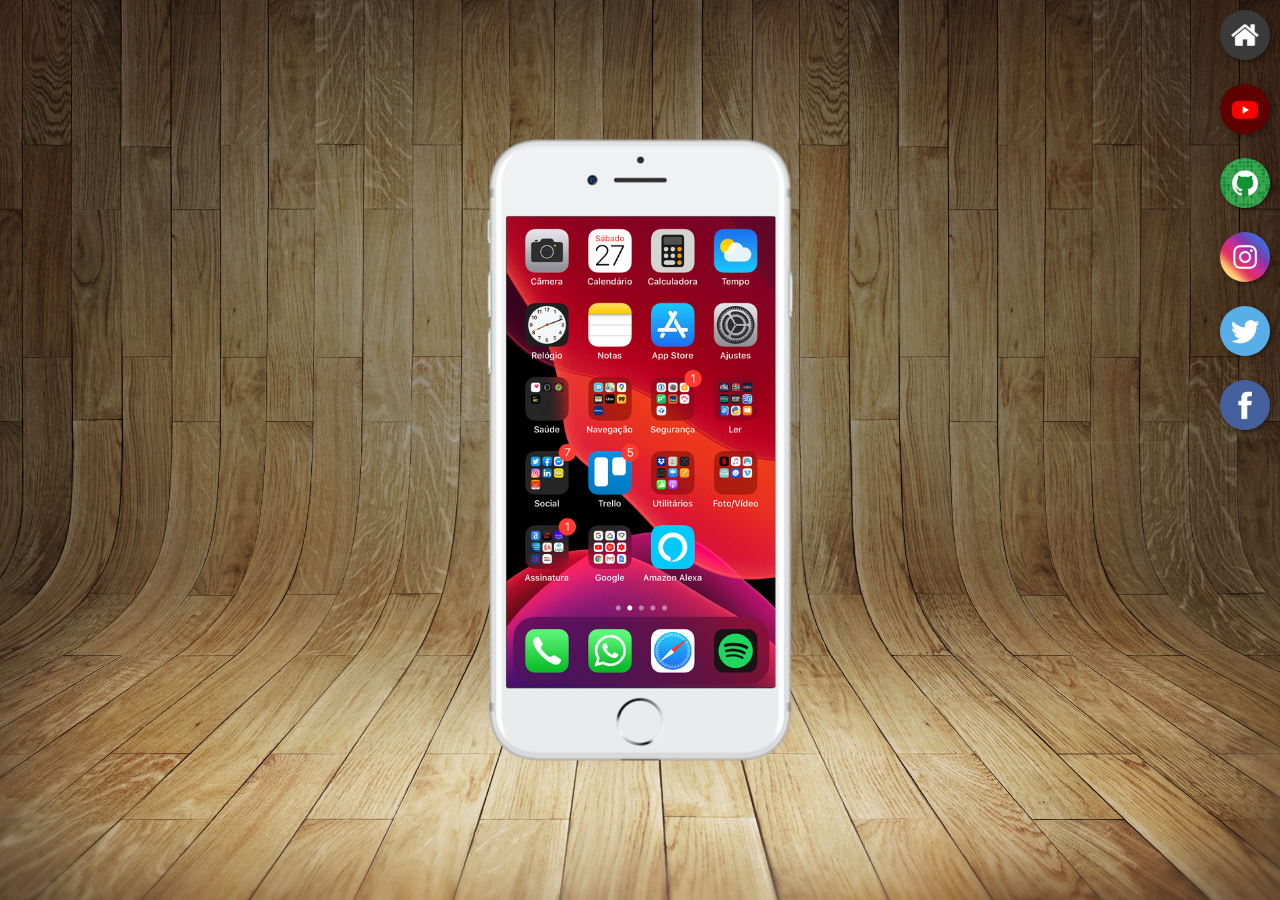
<file: index.html>
<!DOCTYPE html>
<html lang="pt-br">
<head>
    <meta charset="UTF-8">
    <meta http-equiv="X-UA-Compatible" content="IE=edge">
    <meta name="viewport" content="width=device-width, initial-scale=1.0">
    <link rel="shortcut icon" href="favicon.ico" type="image/x-icon">
    <link rel="stylesheet" href="estilos/style.css">
    <title>Projeto Redes Sociais</title>

</head>
<body>
    <main>
        <section id="telefone">
            <iframe src="home.html" name="tela" id="tela" frameborder="0">
                Seu navegador não é compatível com isso.
            </iframe>

        </section>
        <section id="redes-sociais">
            <a href="home.html"target="tela"><img src="imagens/logo-home.jpg" alt="Home"></a><br>
            <a href="youtube.html"target="tela"><img src="imagens/logo-youtube.jpg" alt="YouTube"></a><br>
            <a href="github.html"target="tela"><img src="imagens/logo-github.jpg" alt="GitHub"></a><br>
            <a href="intagran.html"target="tela"><img src="imagens/logo-instagram.jpg" alt="Instagran"></a><br>
            <a href="twitter.html"target="tela"><img src="imagens/logo-twitter.jpg" alt="Twitter"></a><br>
            <a href="facebook.html"target="tela"><img src="imagens/logo-facebook.jpg" alt="Facebook"></a>

        </section>
    </main>    
</body>
</html>
</file>
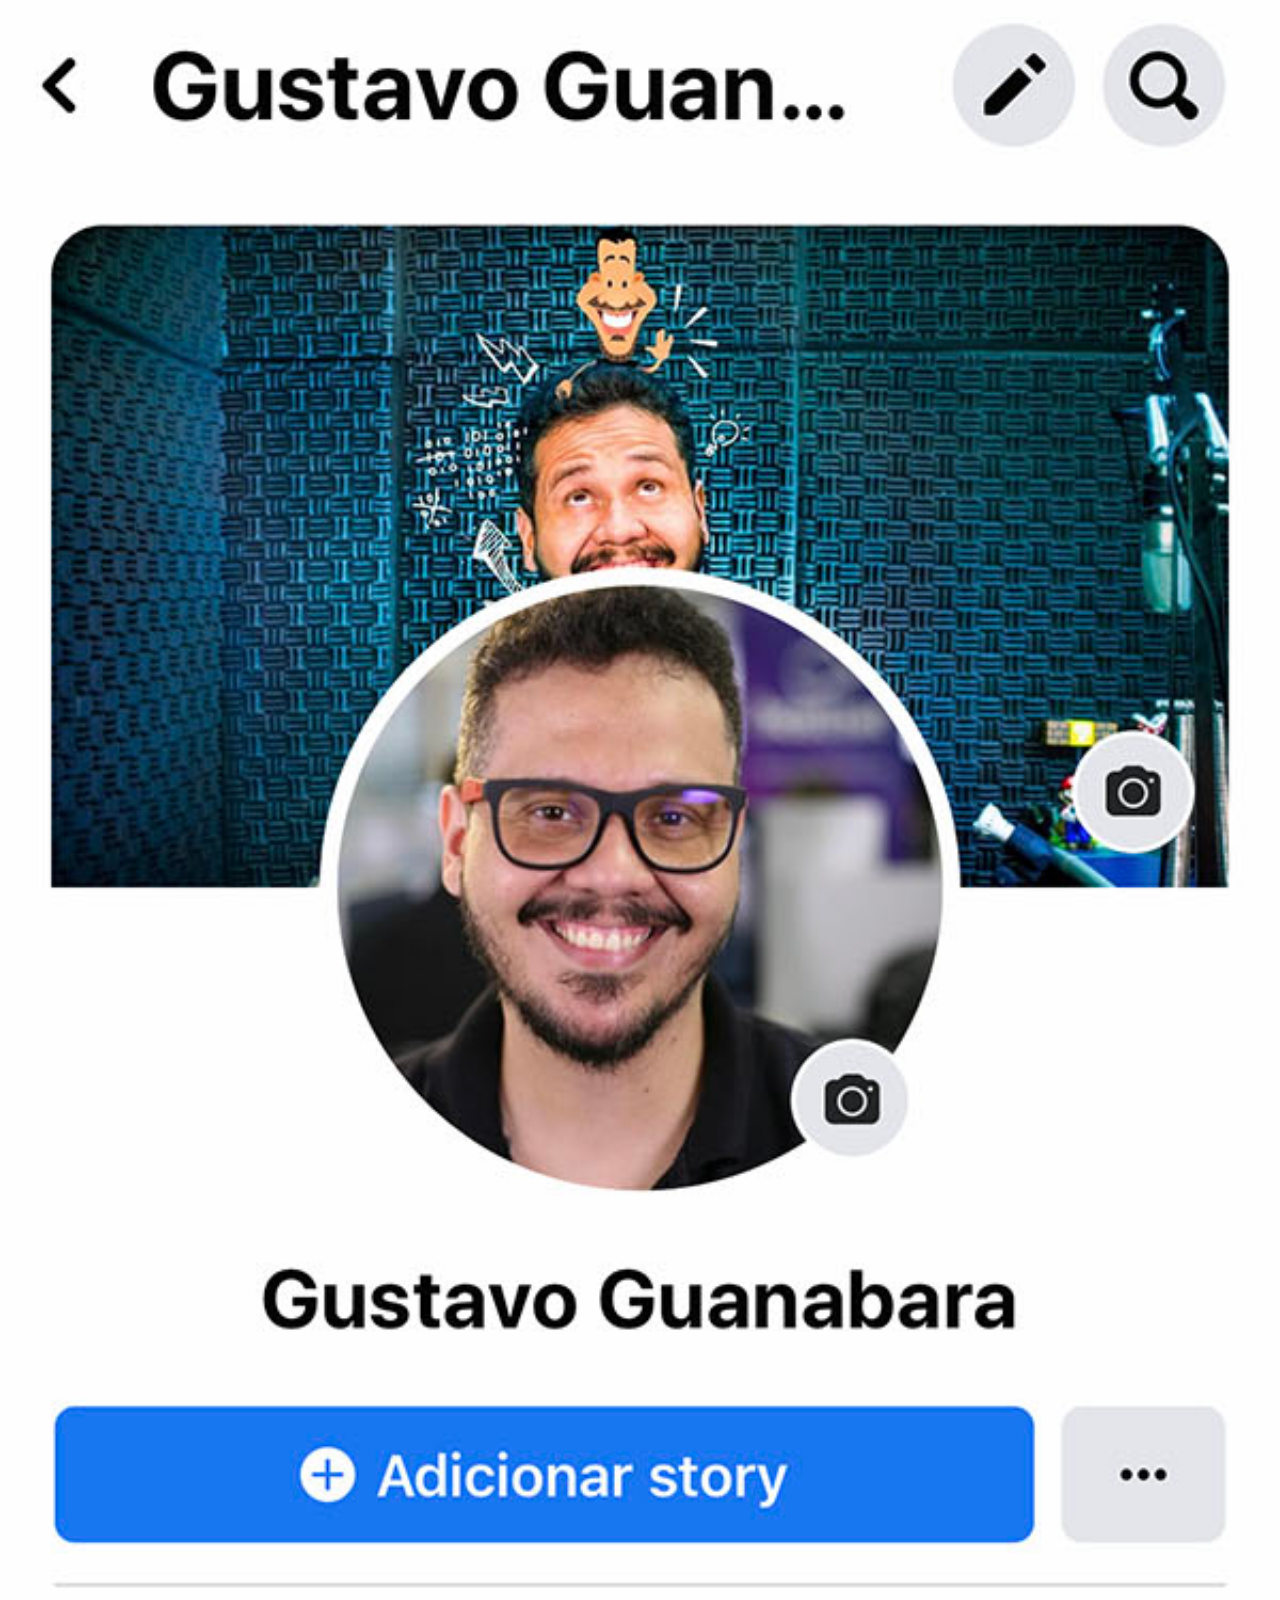
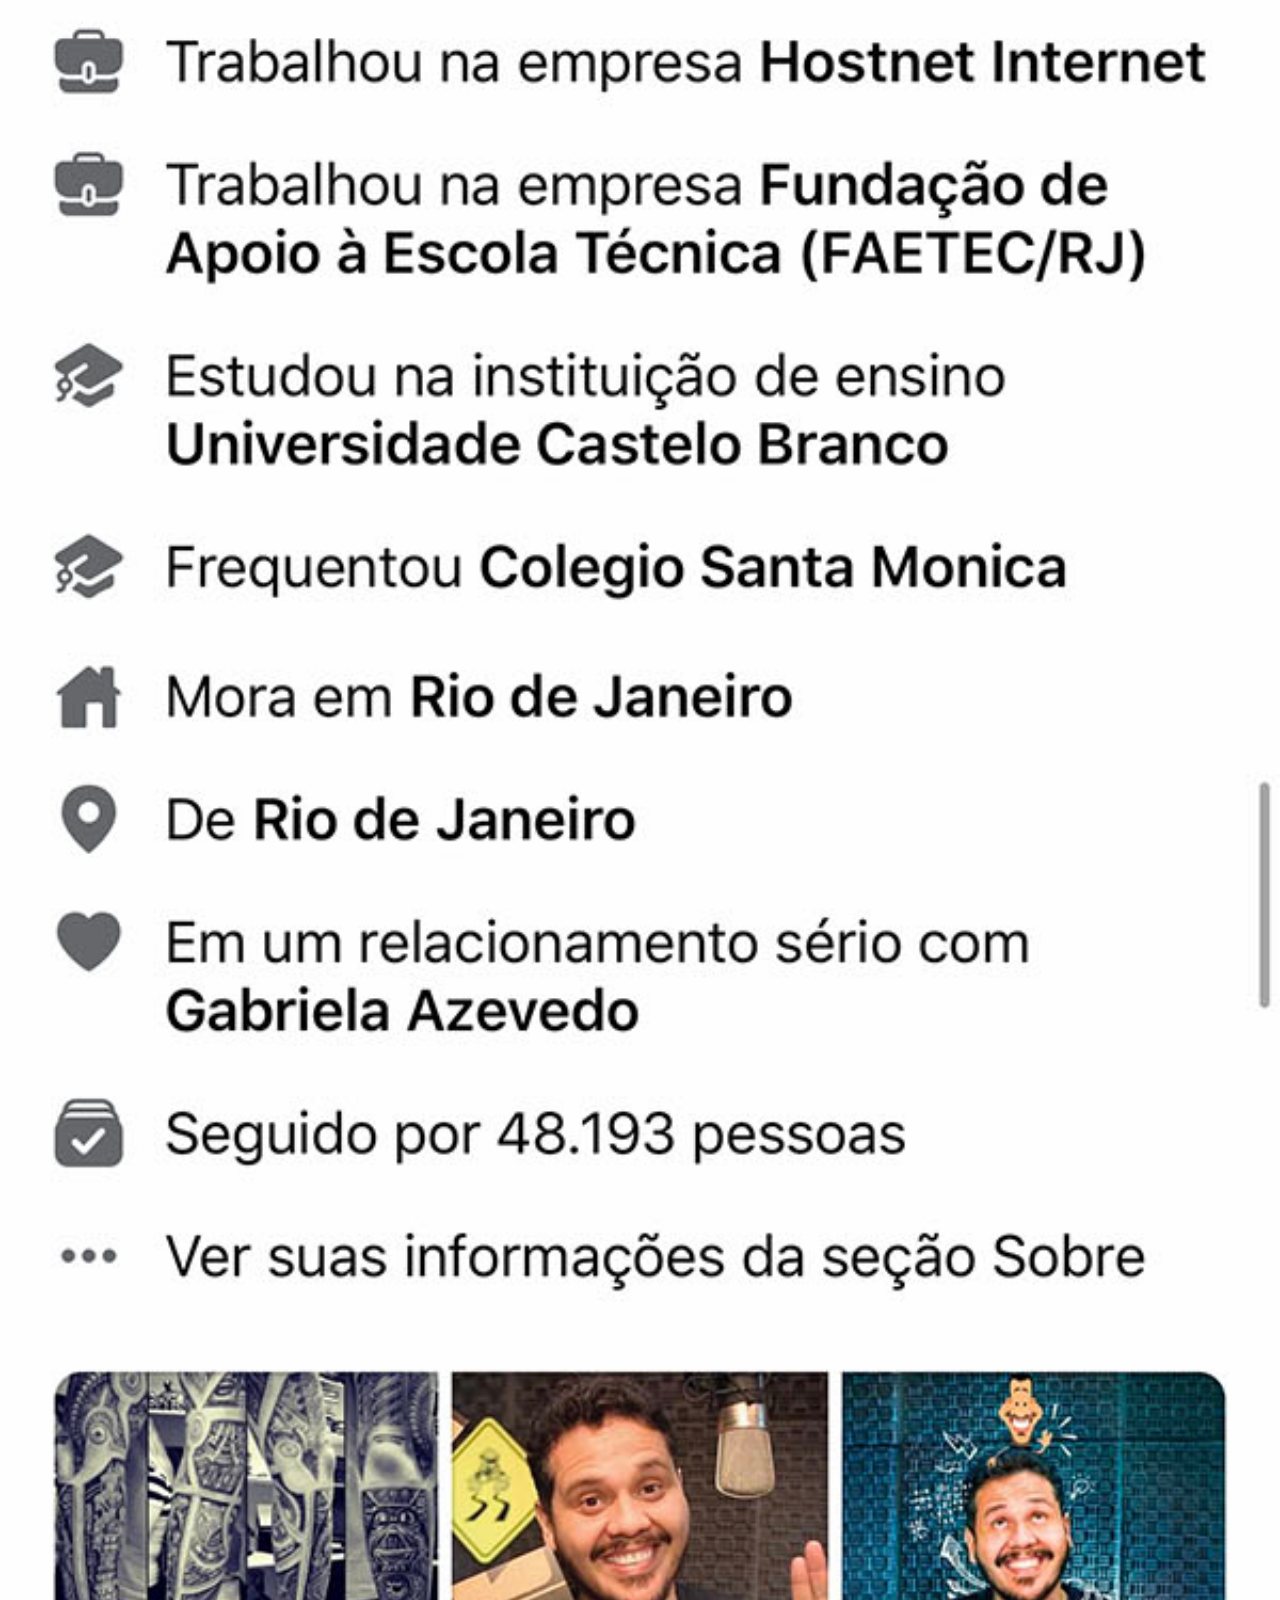
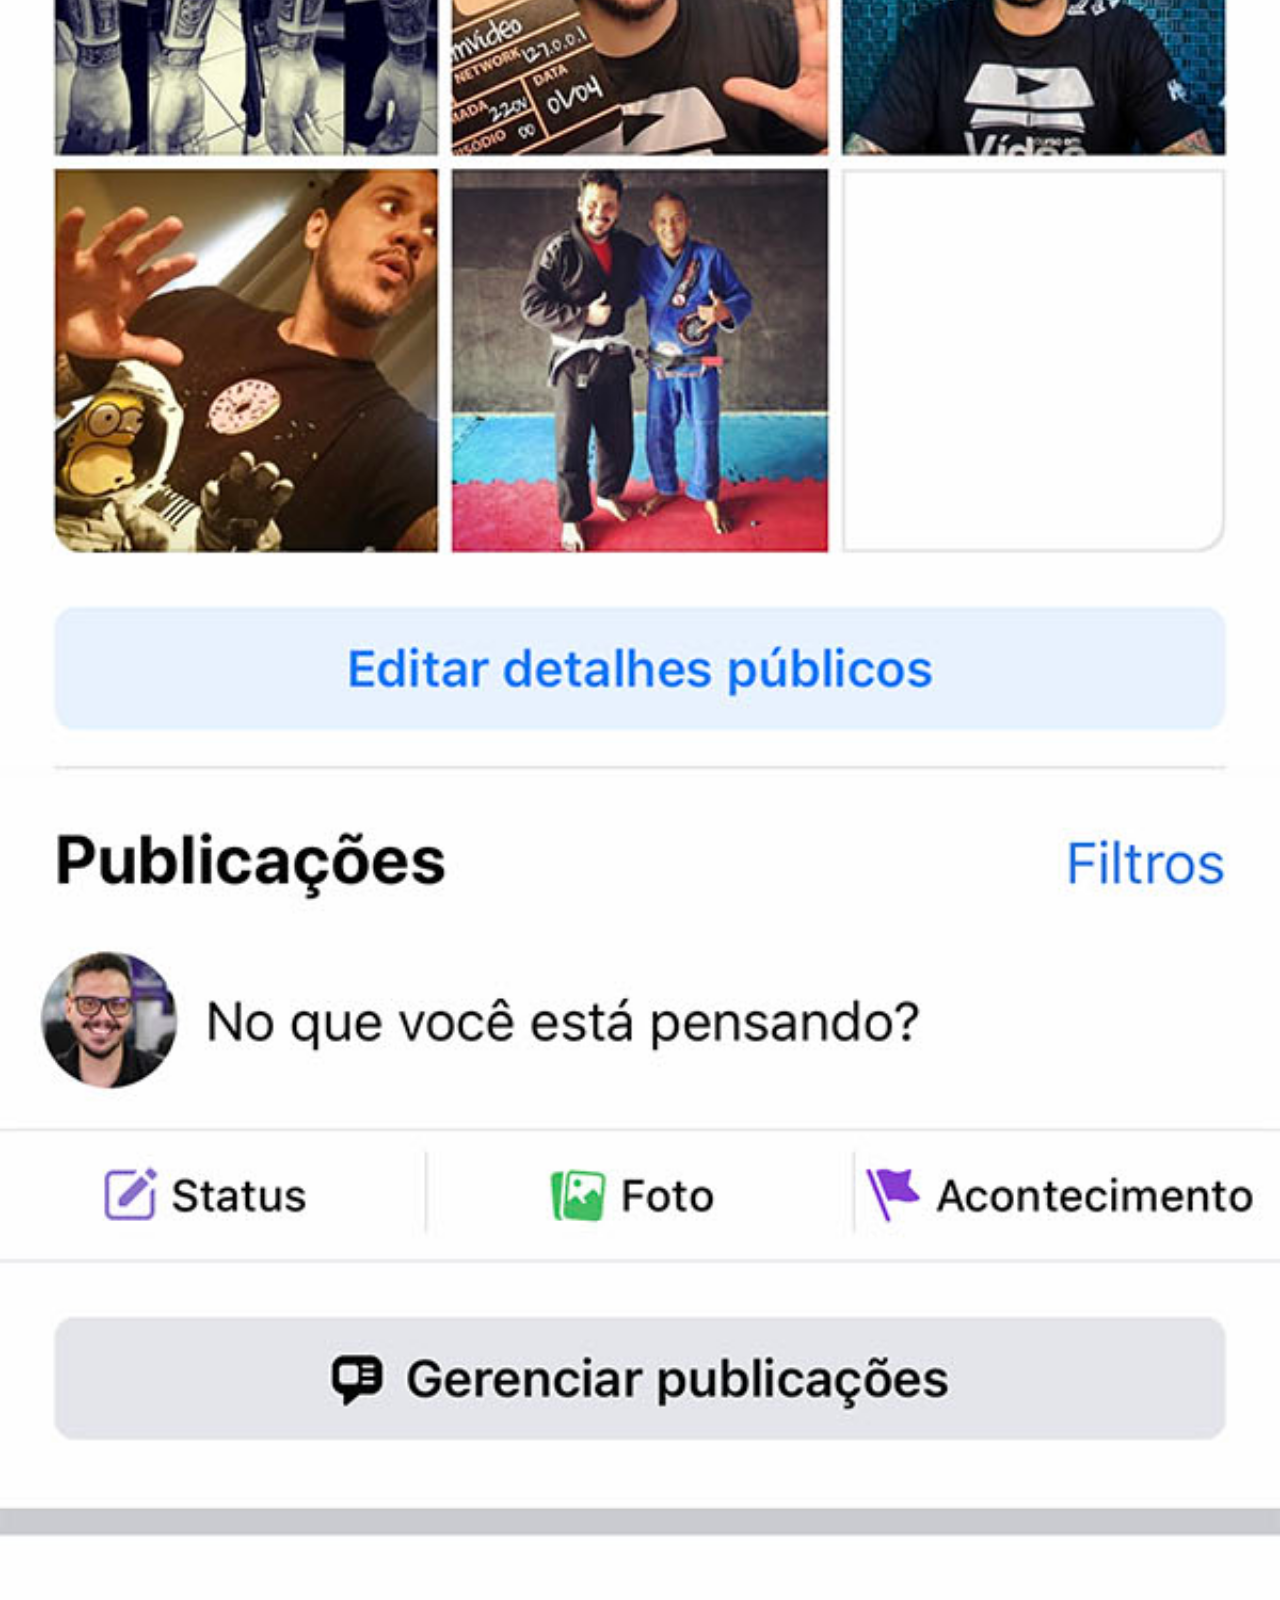
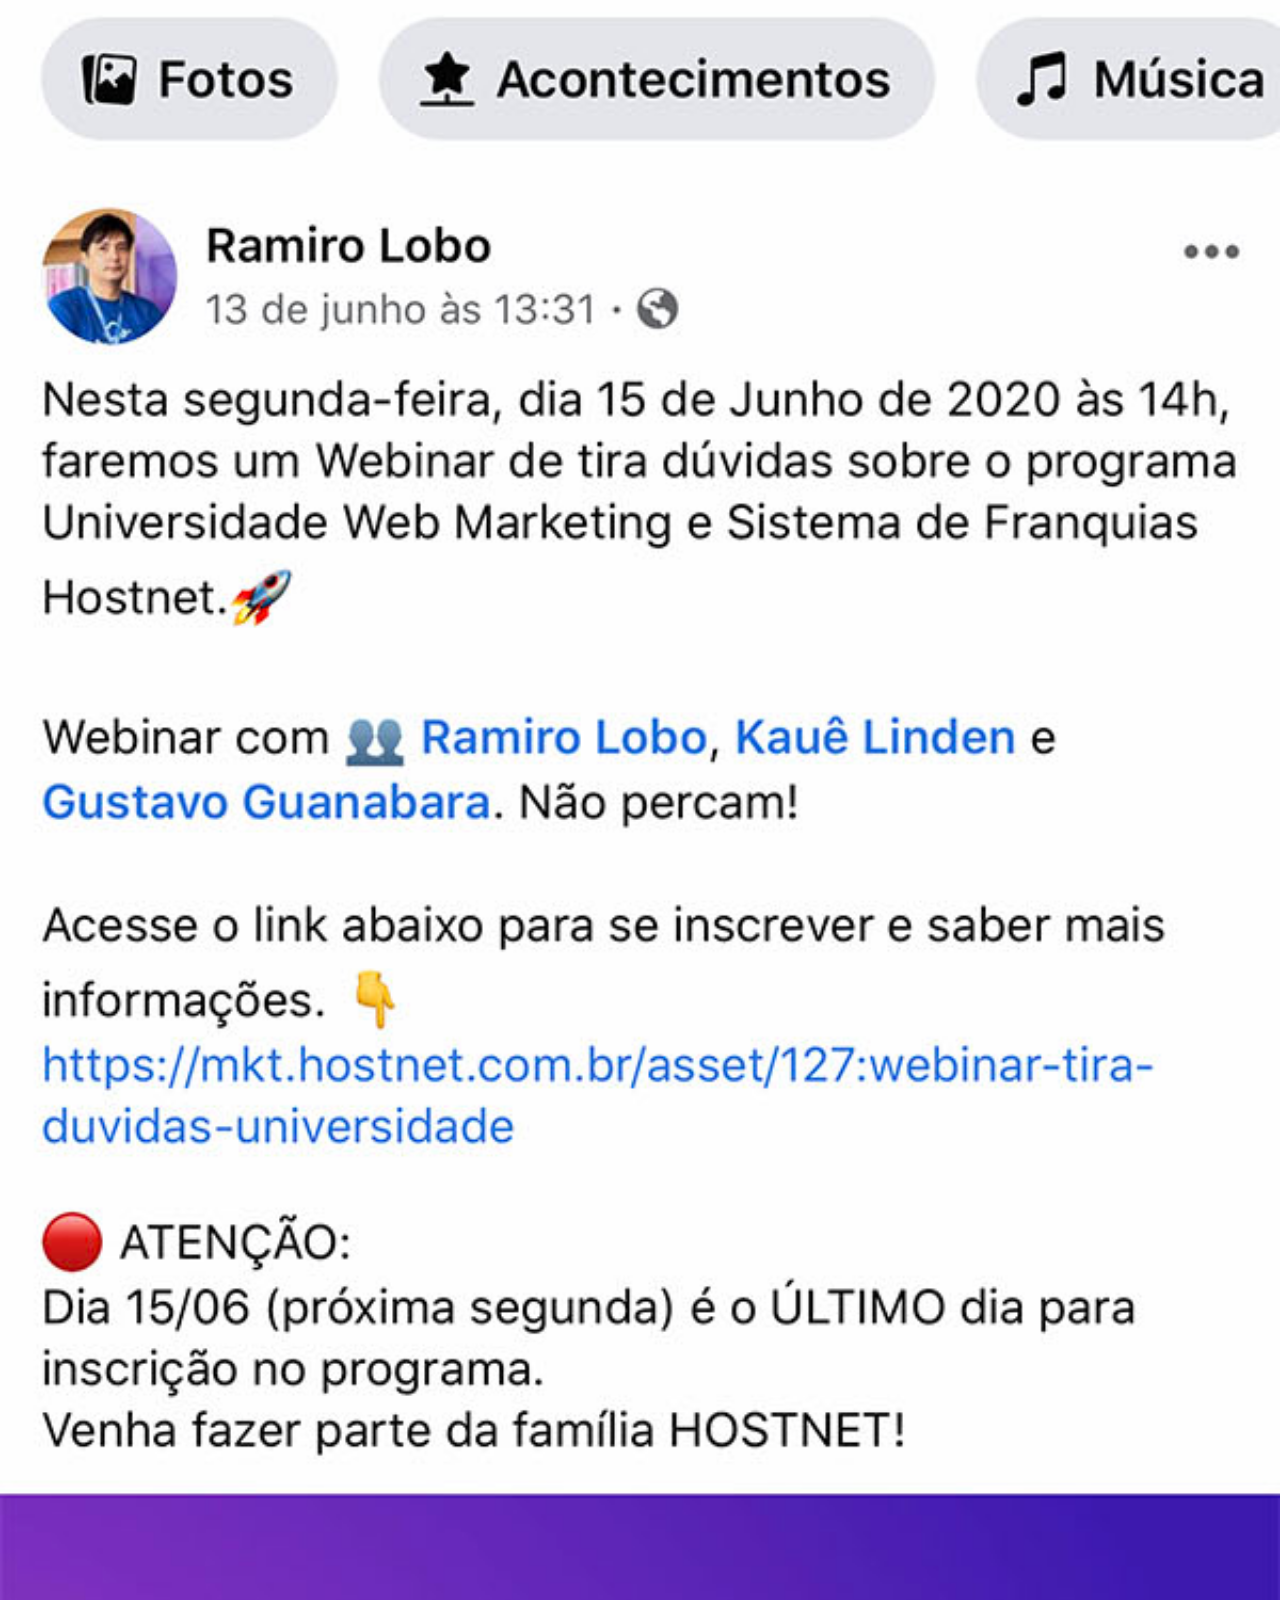
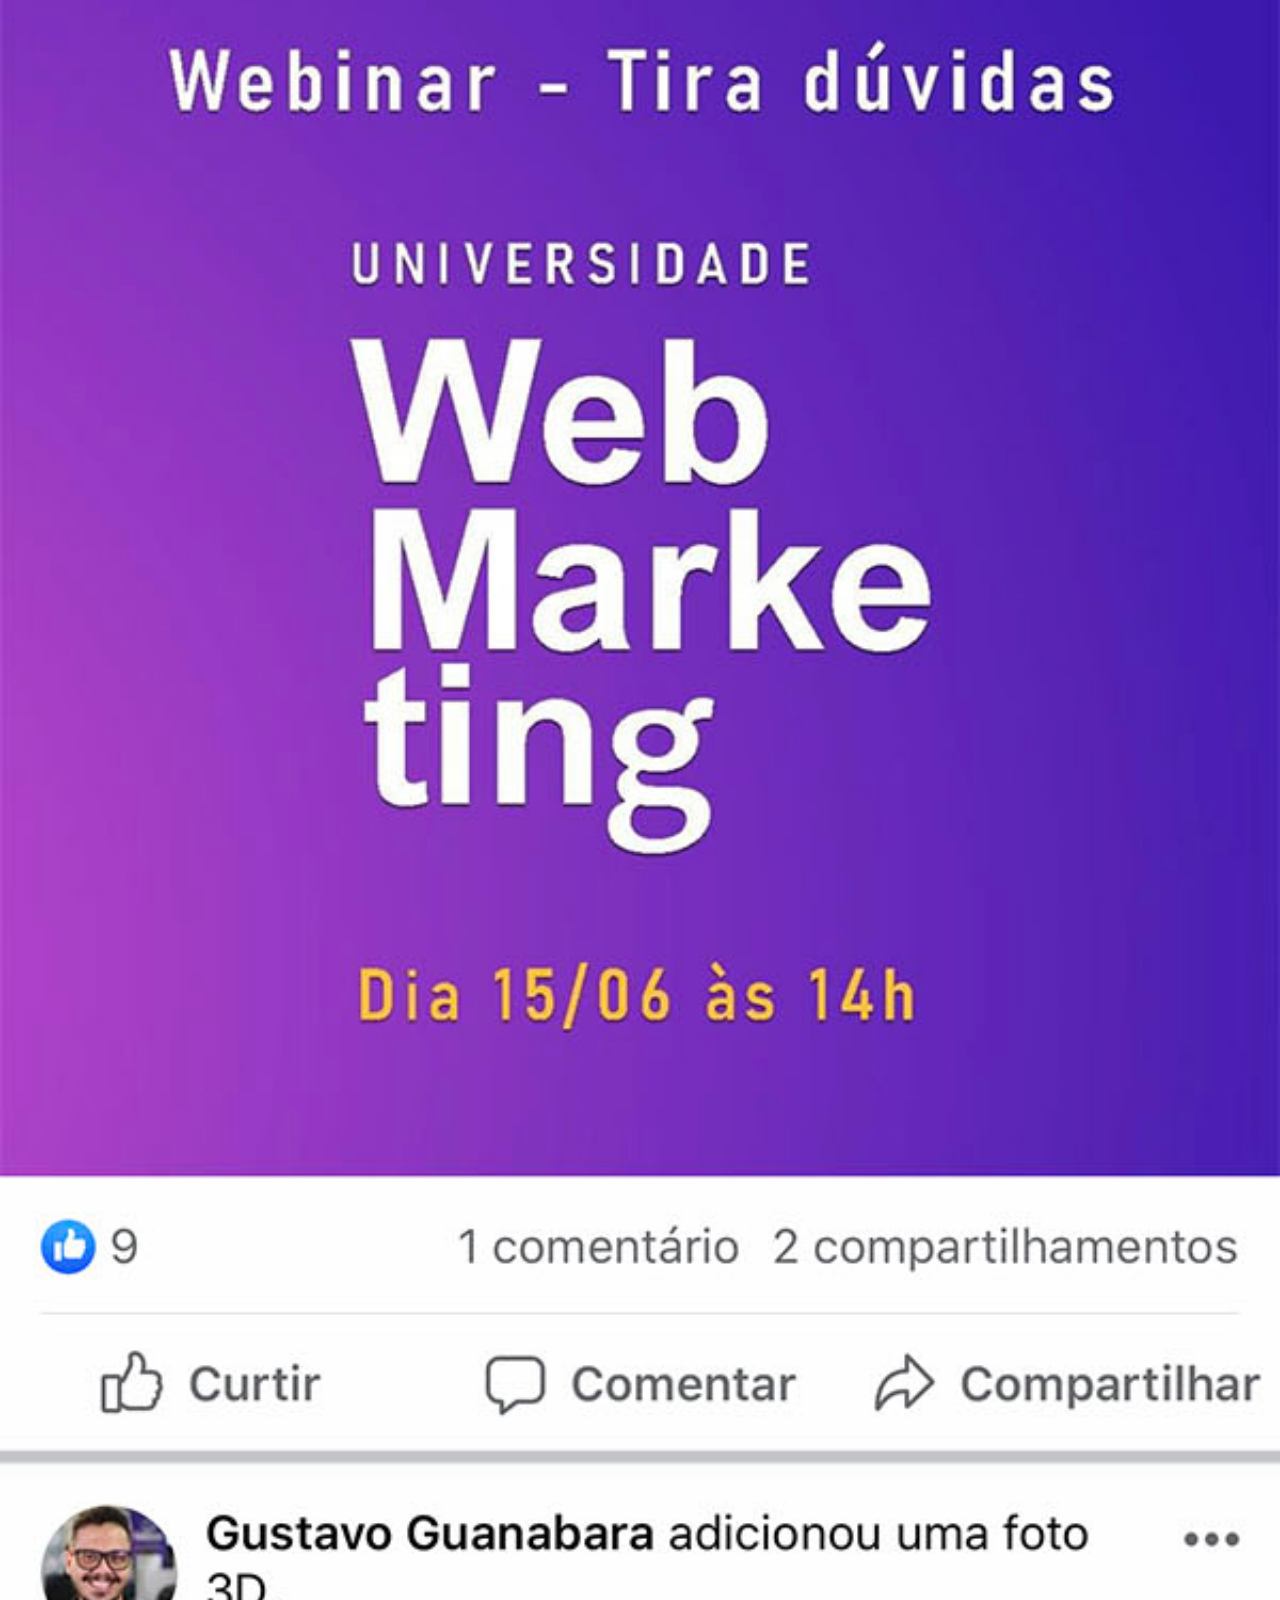
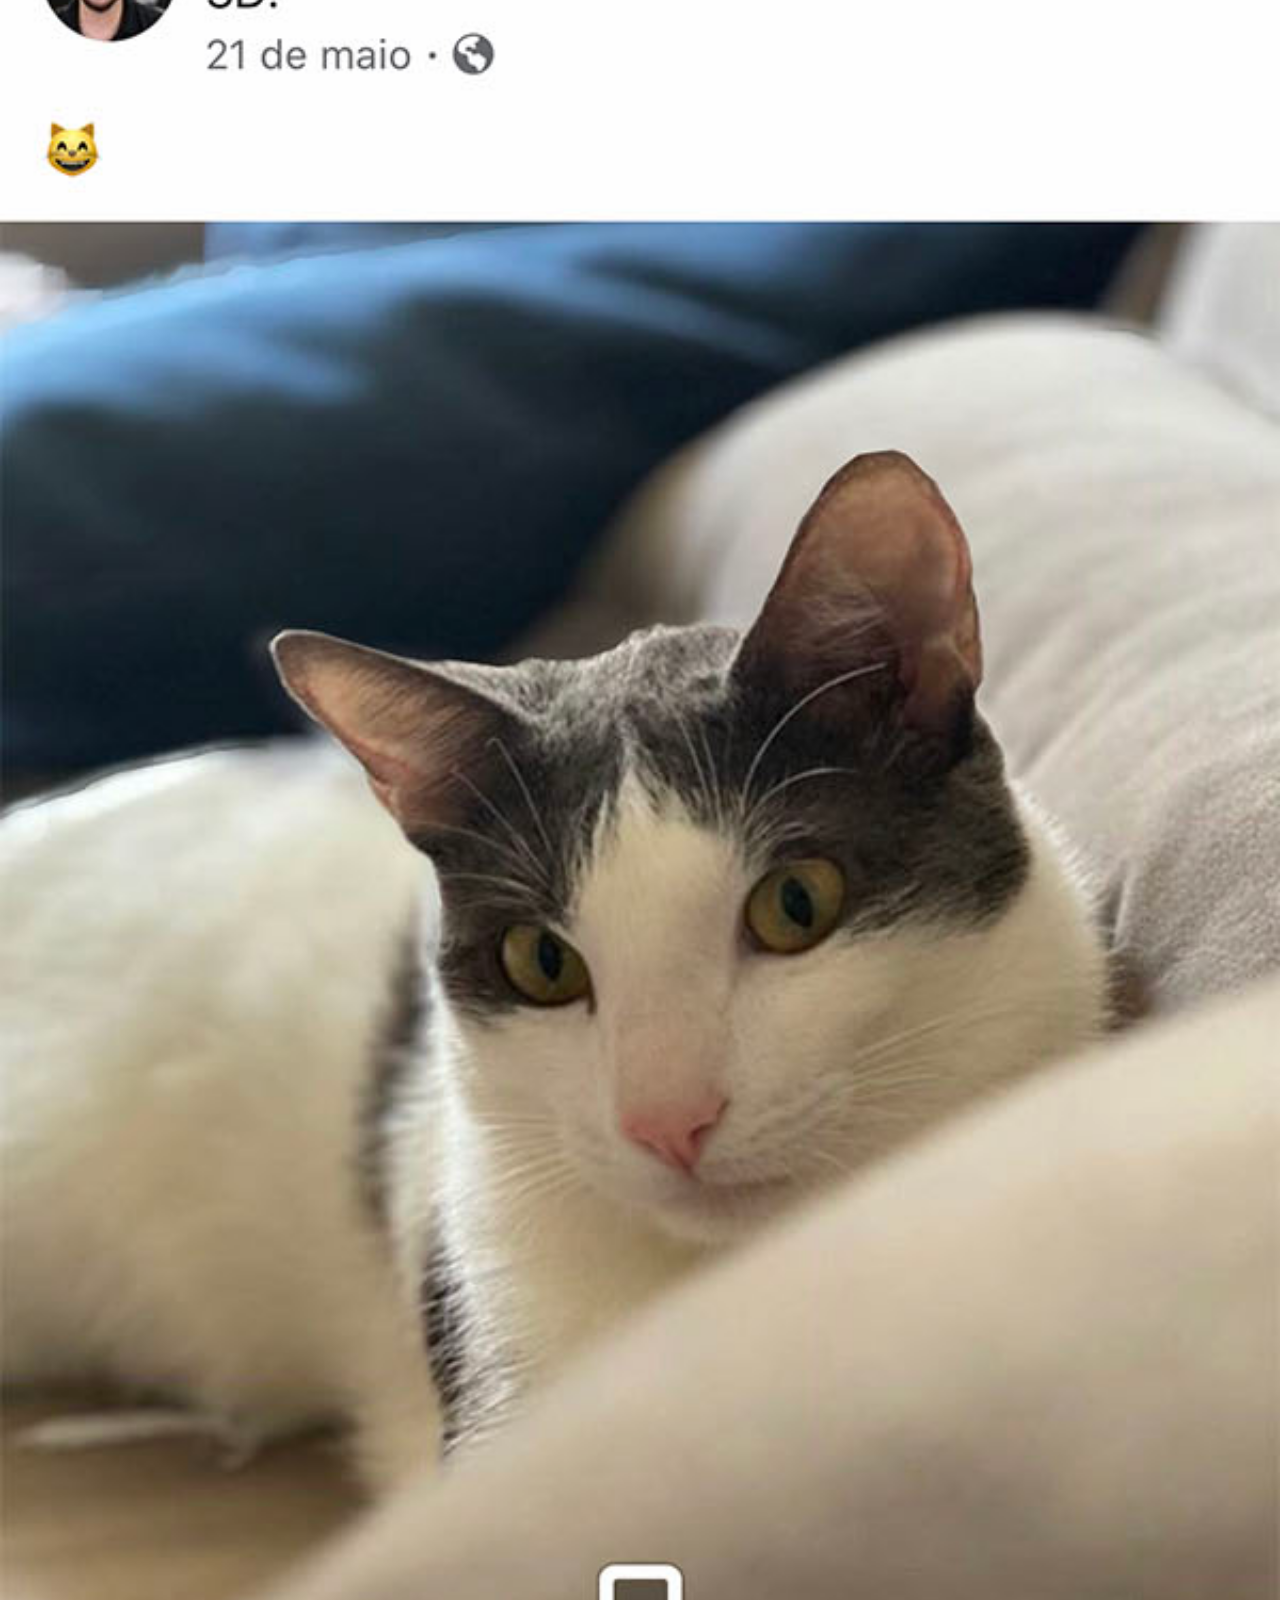
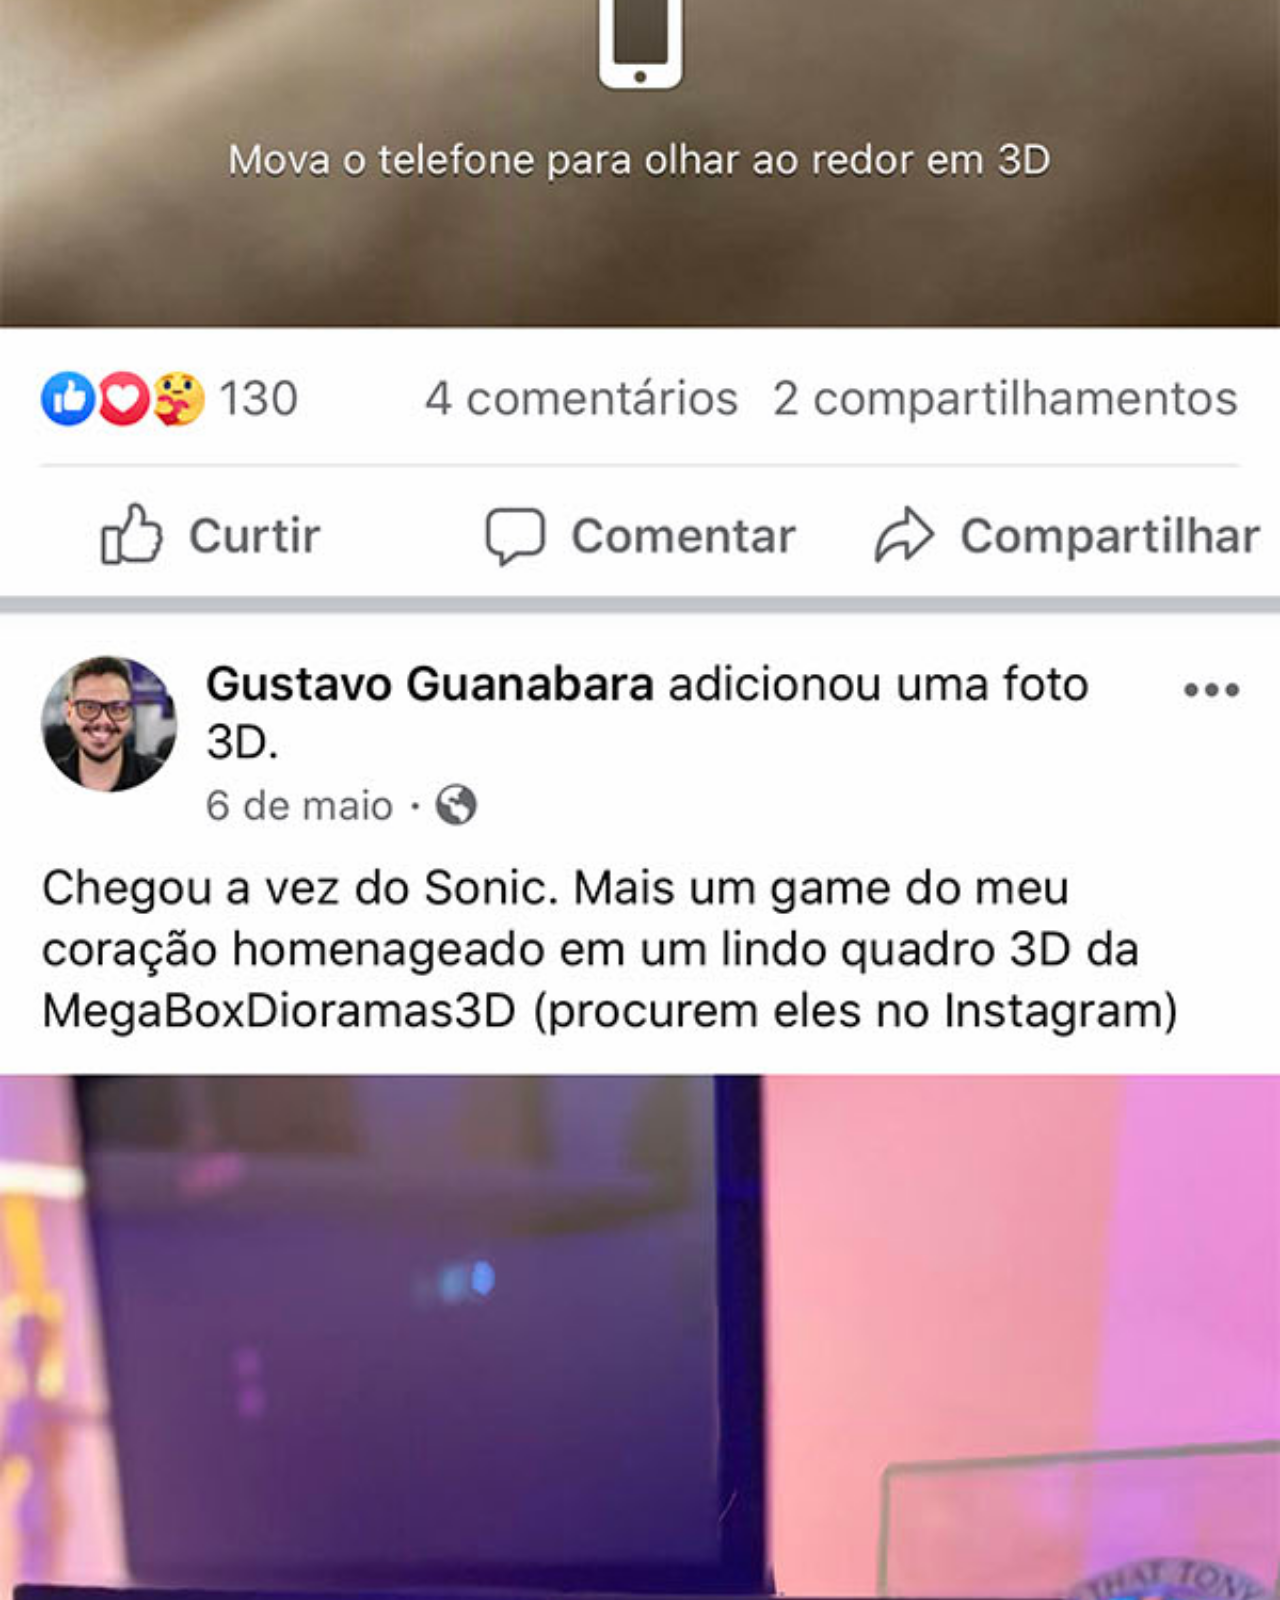
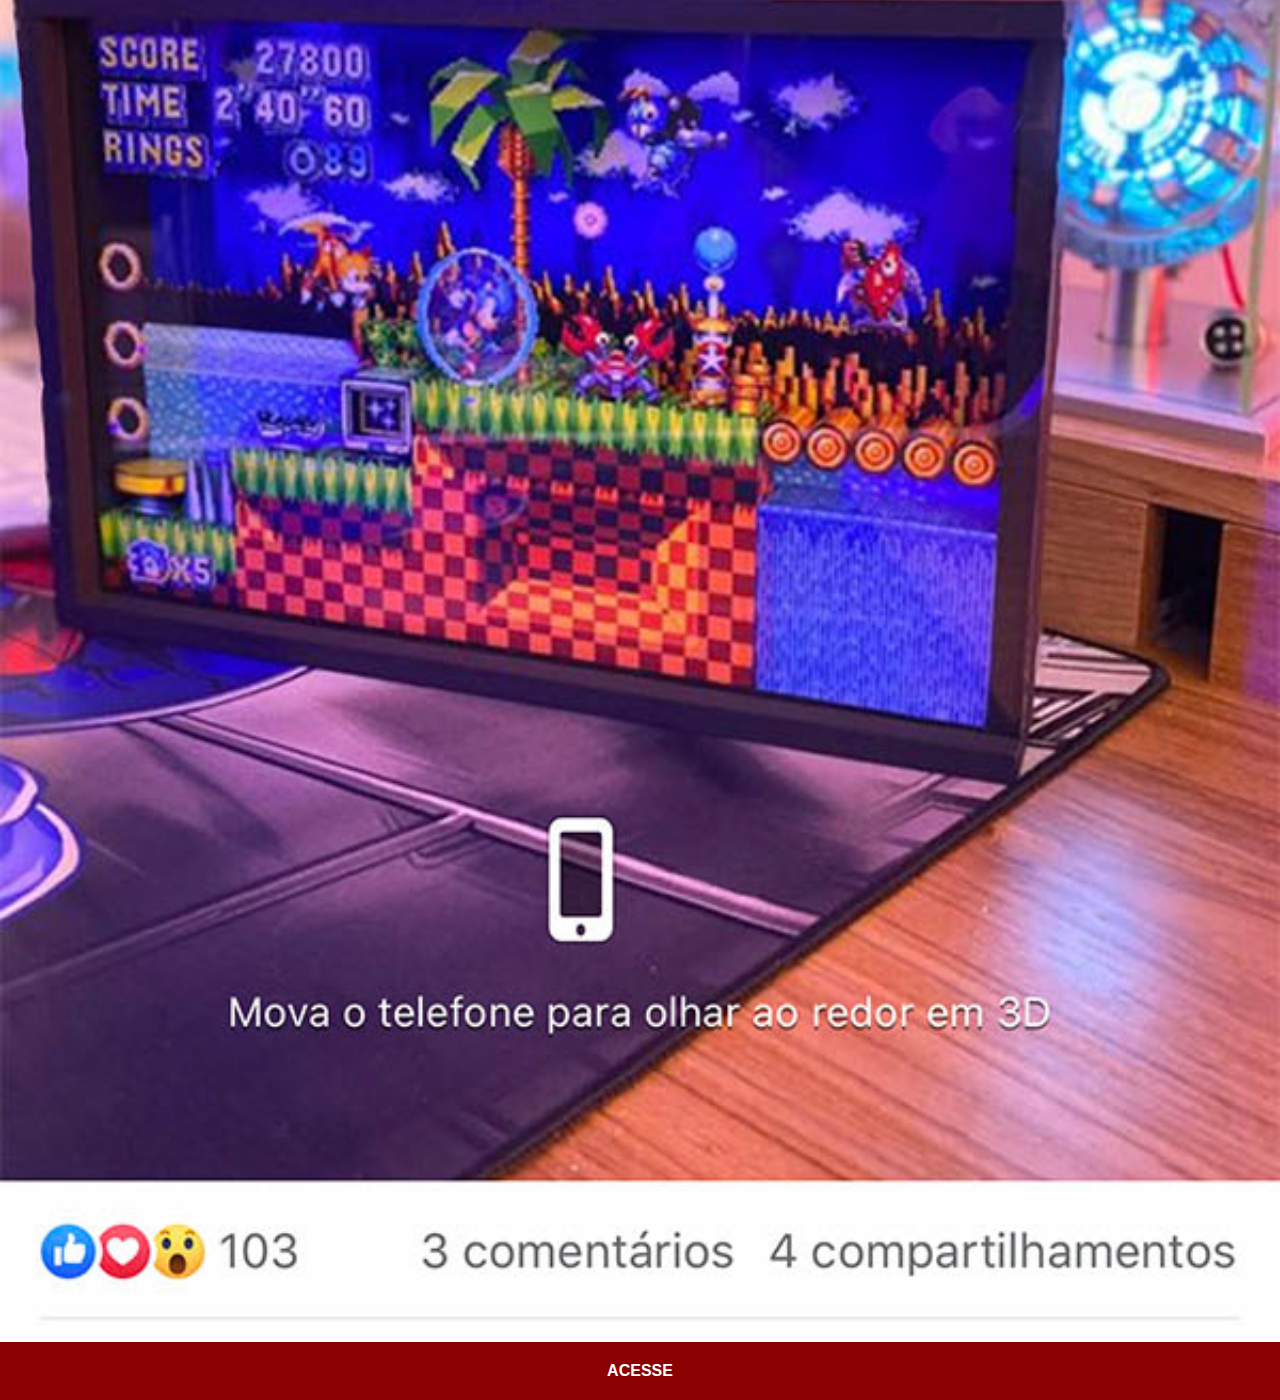
<file: facebook.html>
<!DOCTYPE html>
<html lang="pt-br">
<head>
    <meta charset="UTF-8">
    <meta http-equiv="X-UA-Compatible" content="IE=edge">
    <meta name="viewport" content="width=device-width, initial-scale=1.0">
    <title>GitHub</title>
    <link rel="stylesheet" href="estilos/social.css">
</head>
<body>
    <img src="imagens/tela-facebook.jpg" alt="Facebook">
    <a href="https://pt-br.facebook.com/" target="_blank">ACESSE</a>    
</body>
</html>
</file>
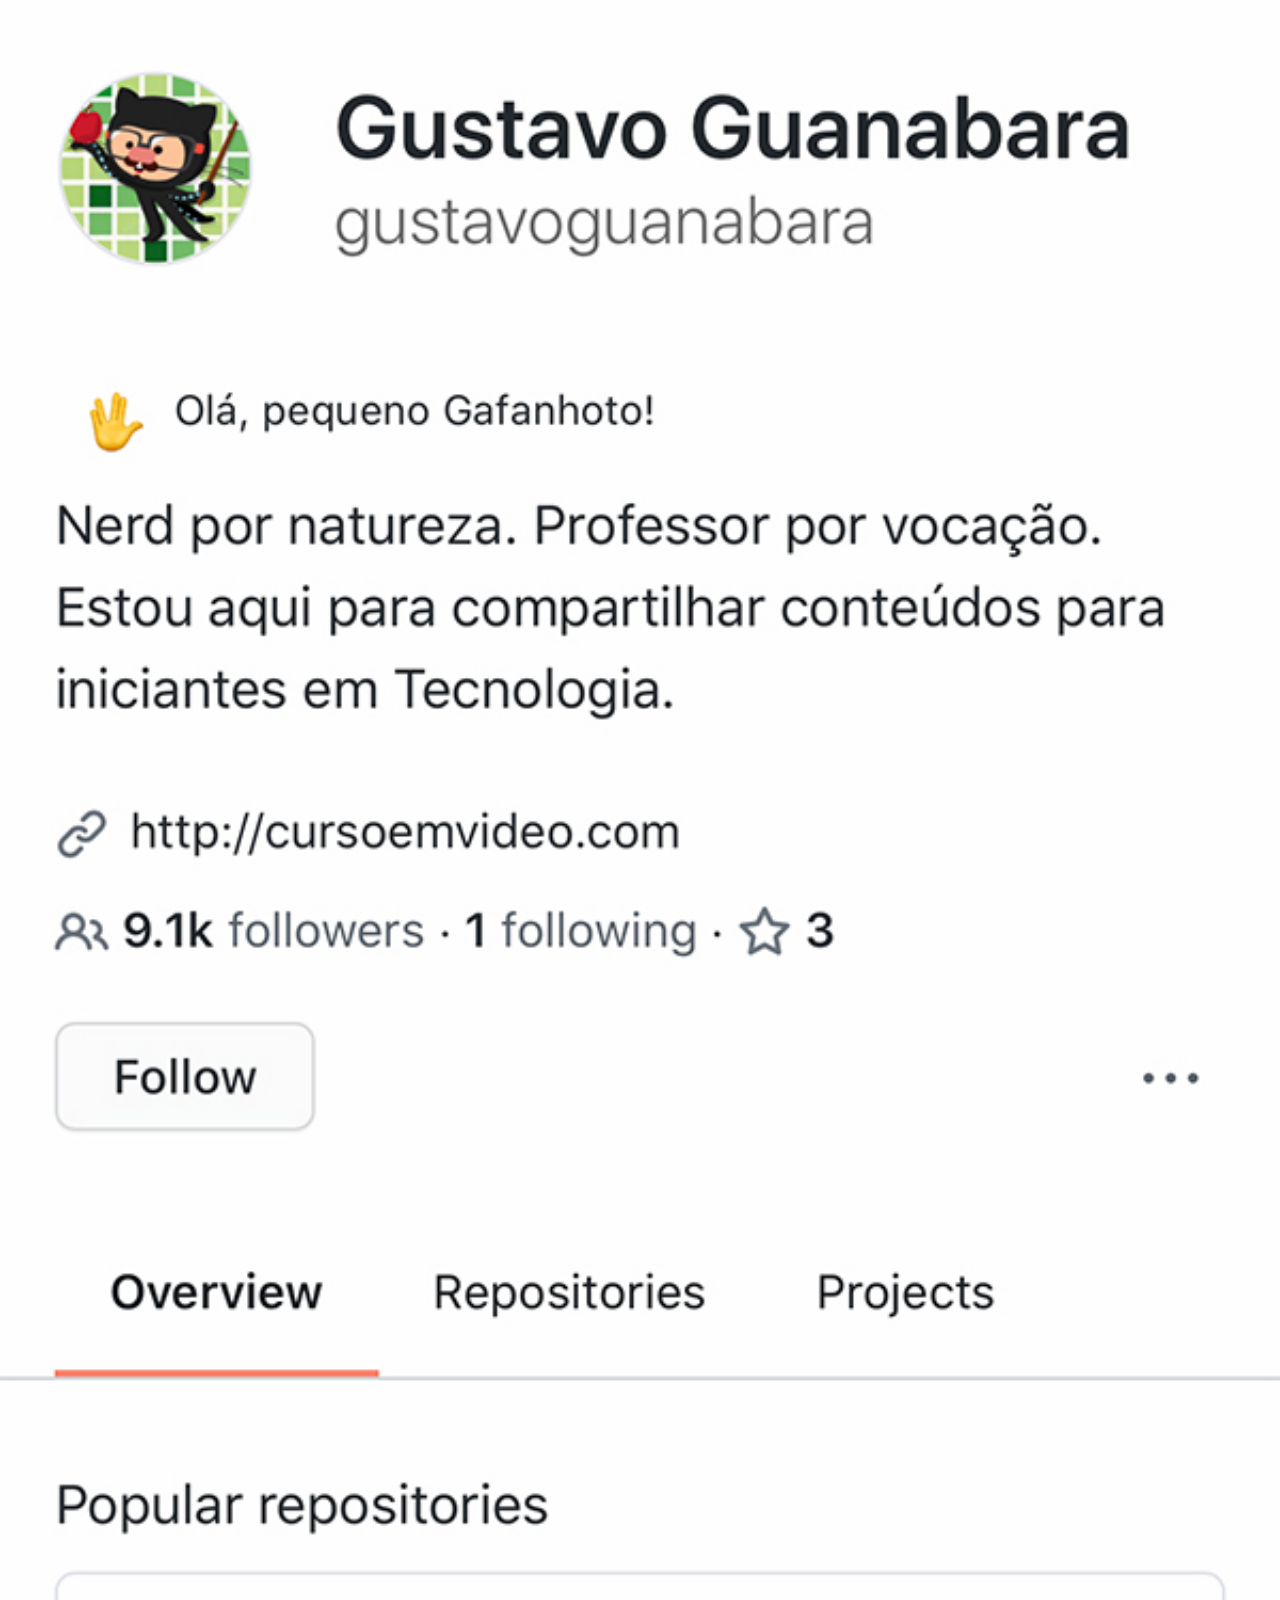
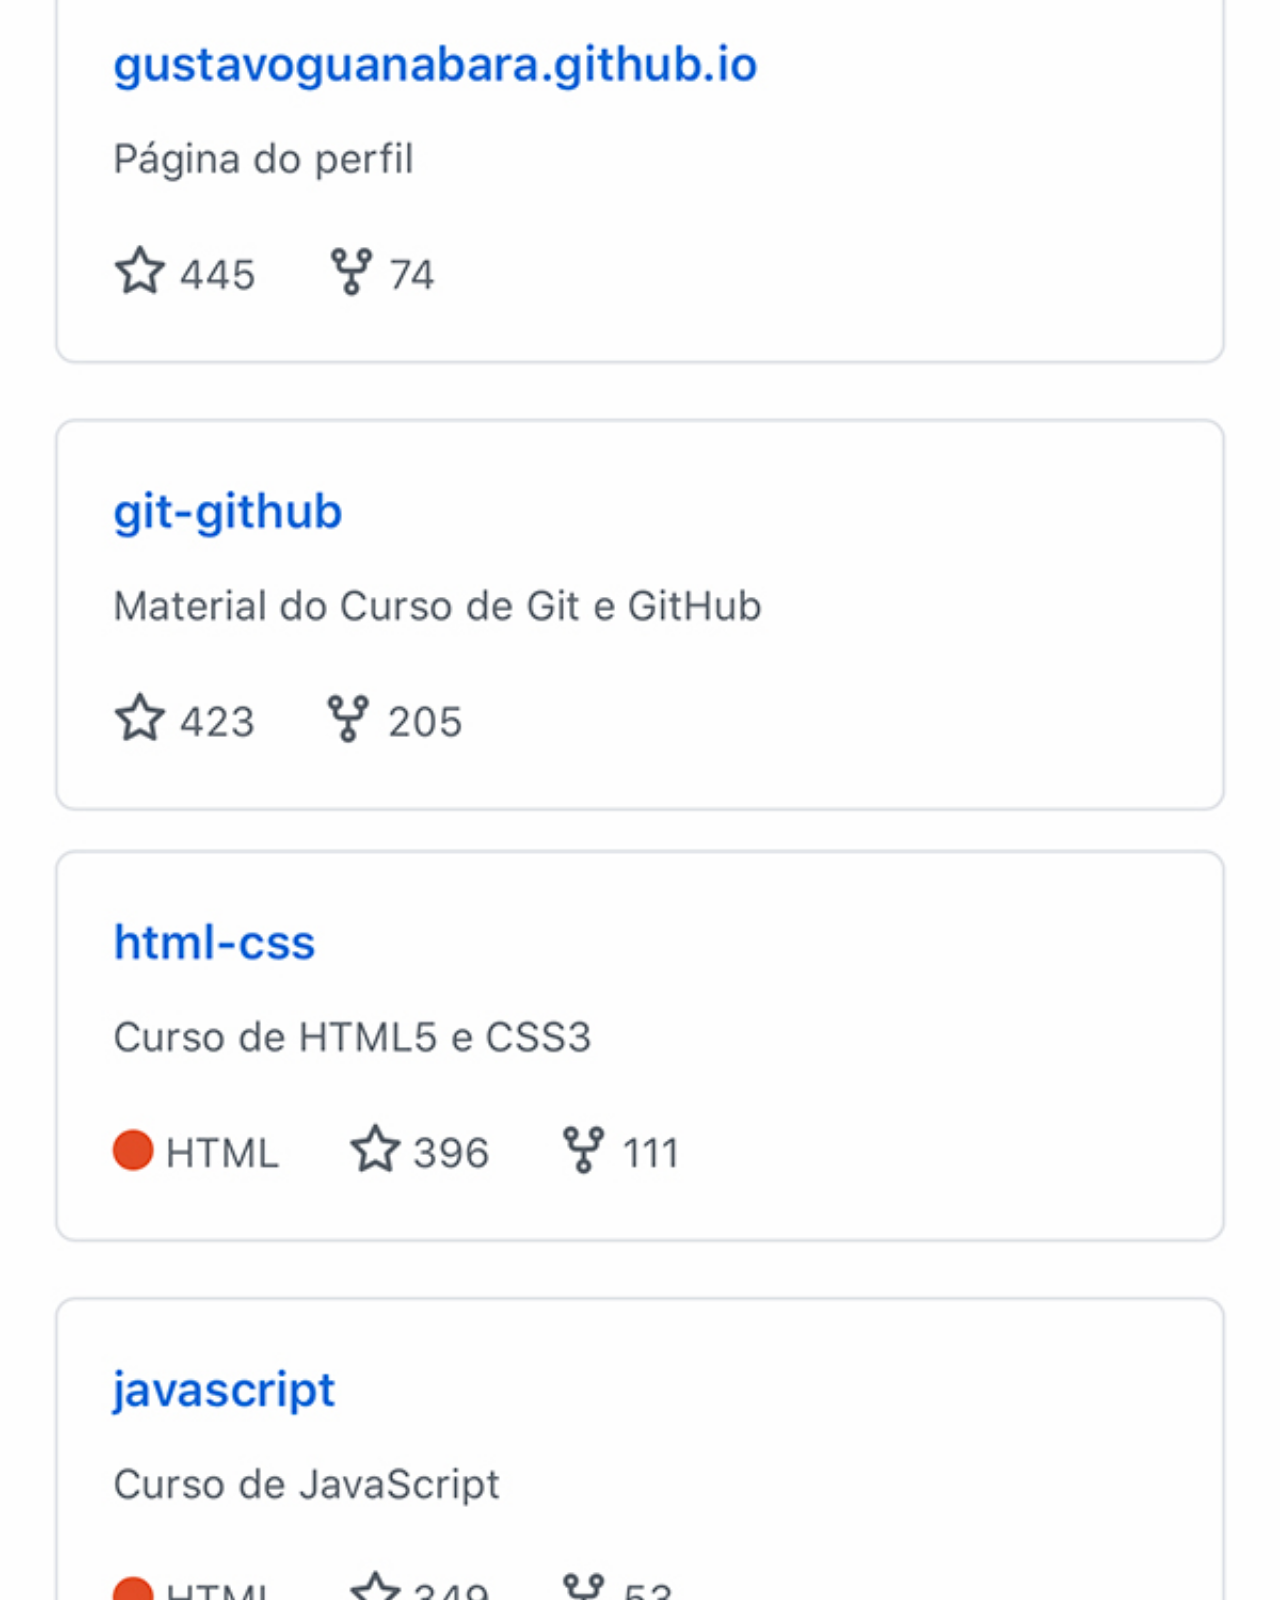
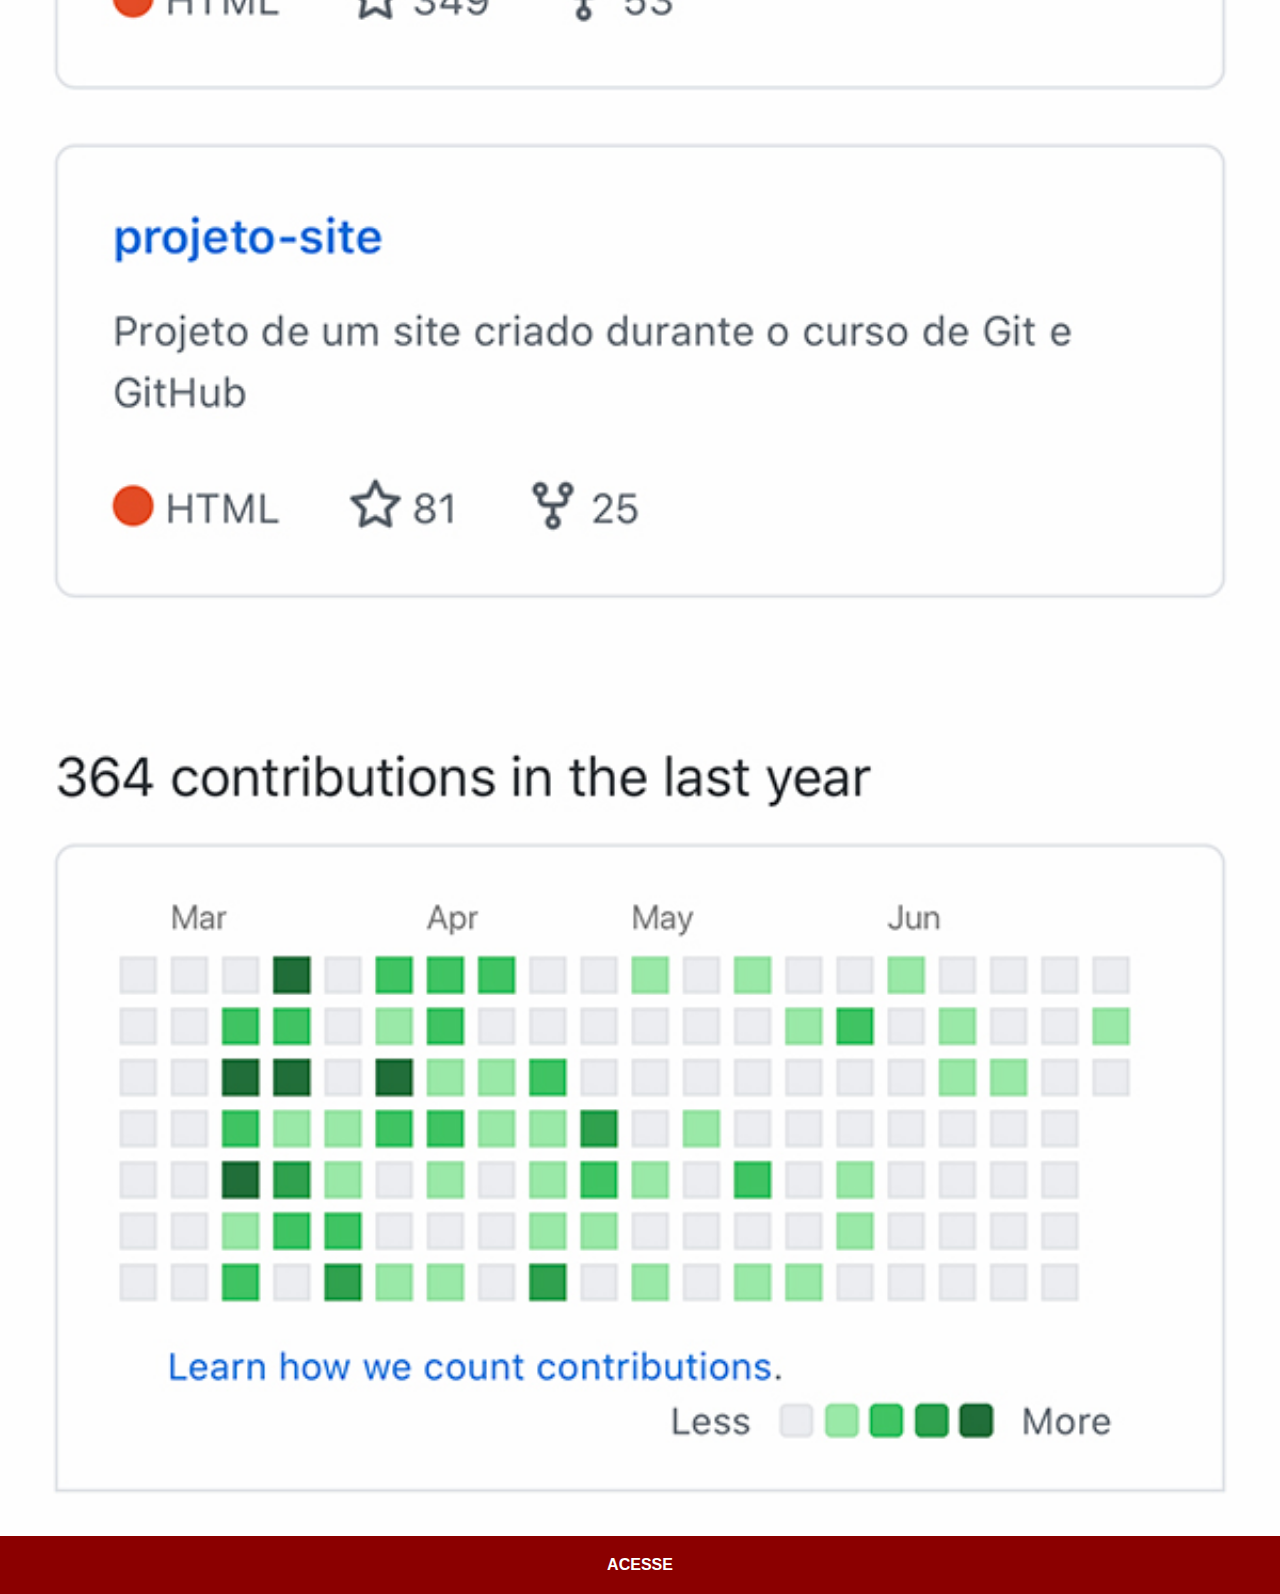
<file: github.html>
<!DOCTYPE html>
<html lang="pt-br">
<head>
    <meta charset="UTF-8">
    <meta http-equiv="X-UA-Compatible" content="IE=edge">
    <meta name="viewport" content="width=device-width, initial-scale=1.0">
    <title>GitHub</title>
    <link rel="stylesheet" href="estilos/social.css">
</head>
<body>
    <img src="imagens/tela-github.jpg" alt="GitHub">
    <a href="https://github.com/gustavoguanabara/" target="_blank">ACESSE</a>    
</body>
</html>
</file>
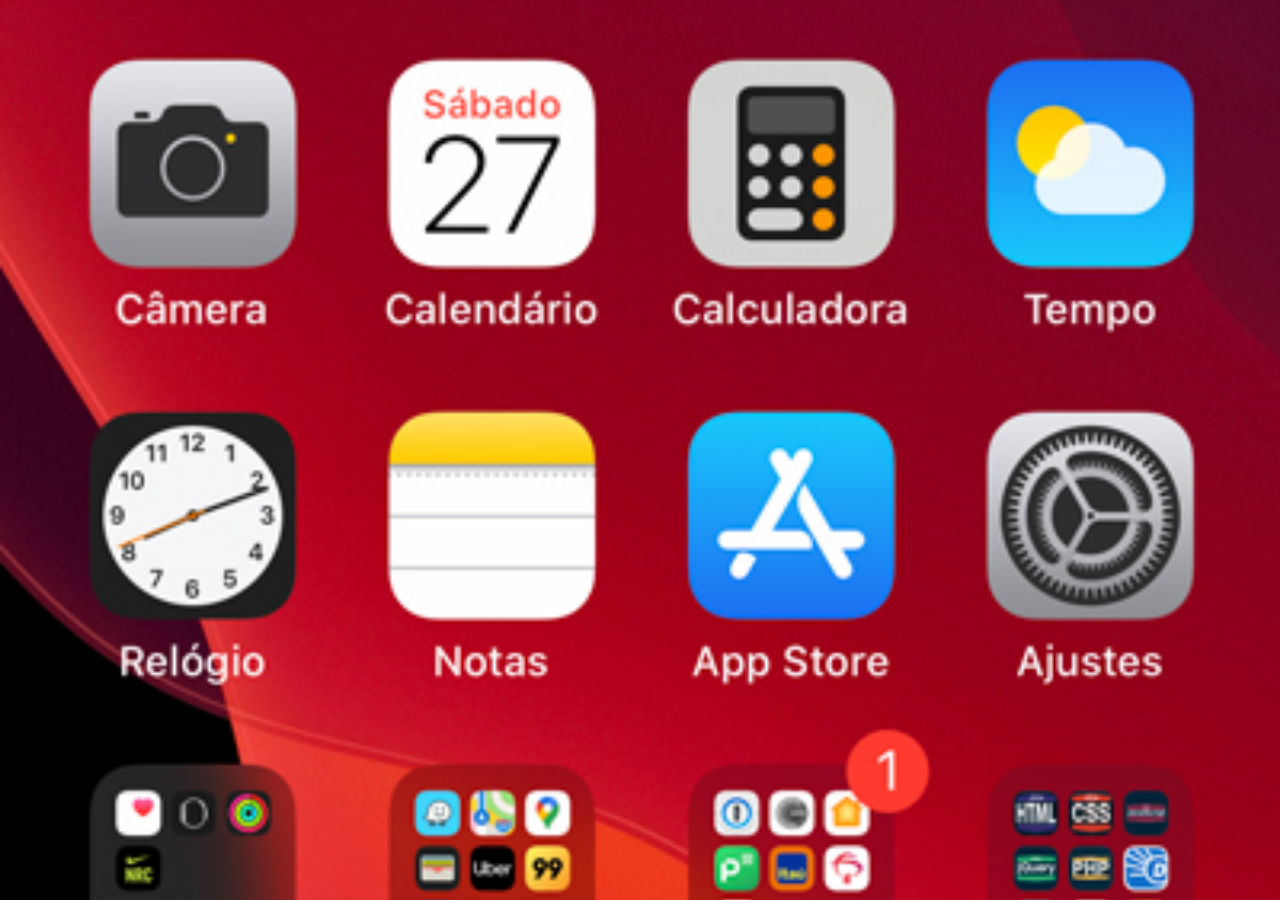
<file: home.html>
<!DOCTYPE html>
<html lang="pt-br">
<head>
    <meta charset="UTF-8">
    <meta http-equiv="X-UA-Compatible" content="IE=edge">
    <meta name="viewport" content="width=device-width, initial-scale=1.0">
    <title>Home</title>
</head>
<style>
    * {
        margin: 0px;
        padding: 0px;
    }

    body {
        width: 100vw;
        height: 100vh;
        background: black url('imagens/tela-home.jpg') no-repeat top center;
        background-size: cover;
    }
</style>
<body>
    
</body>
</html>
</file>
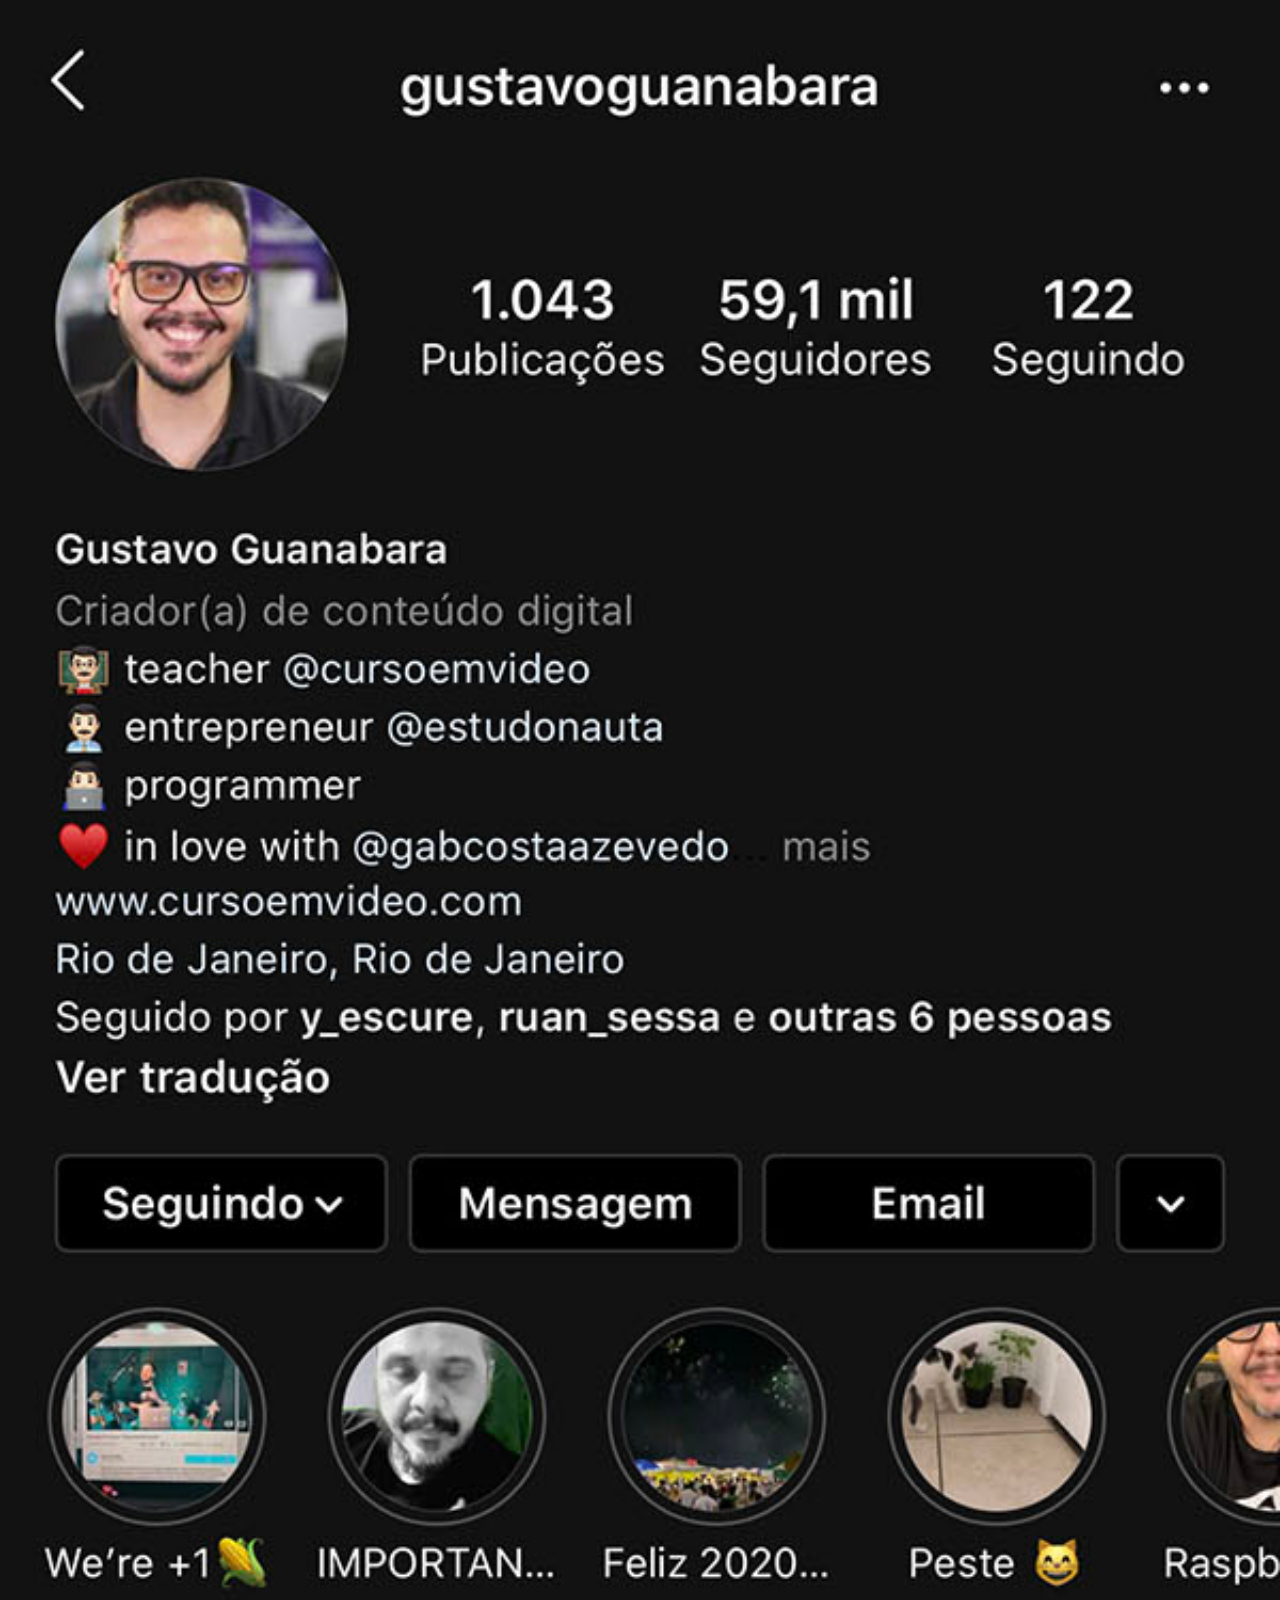
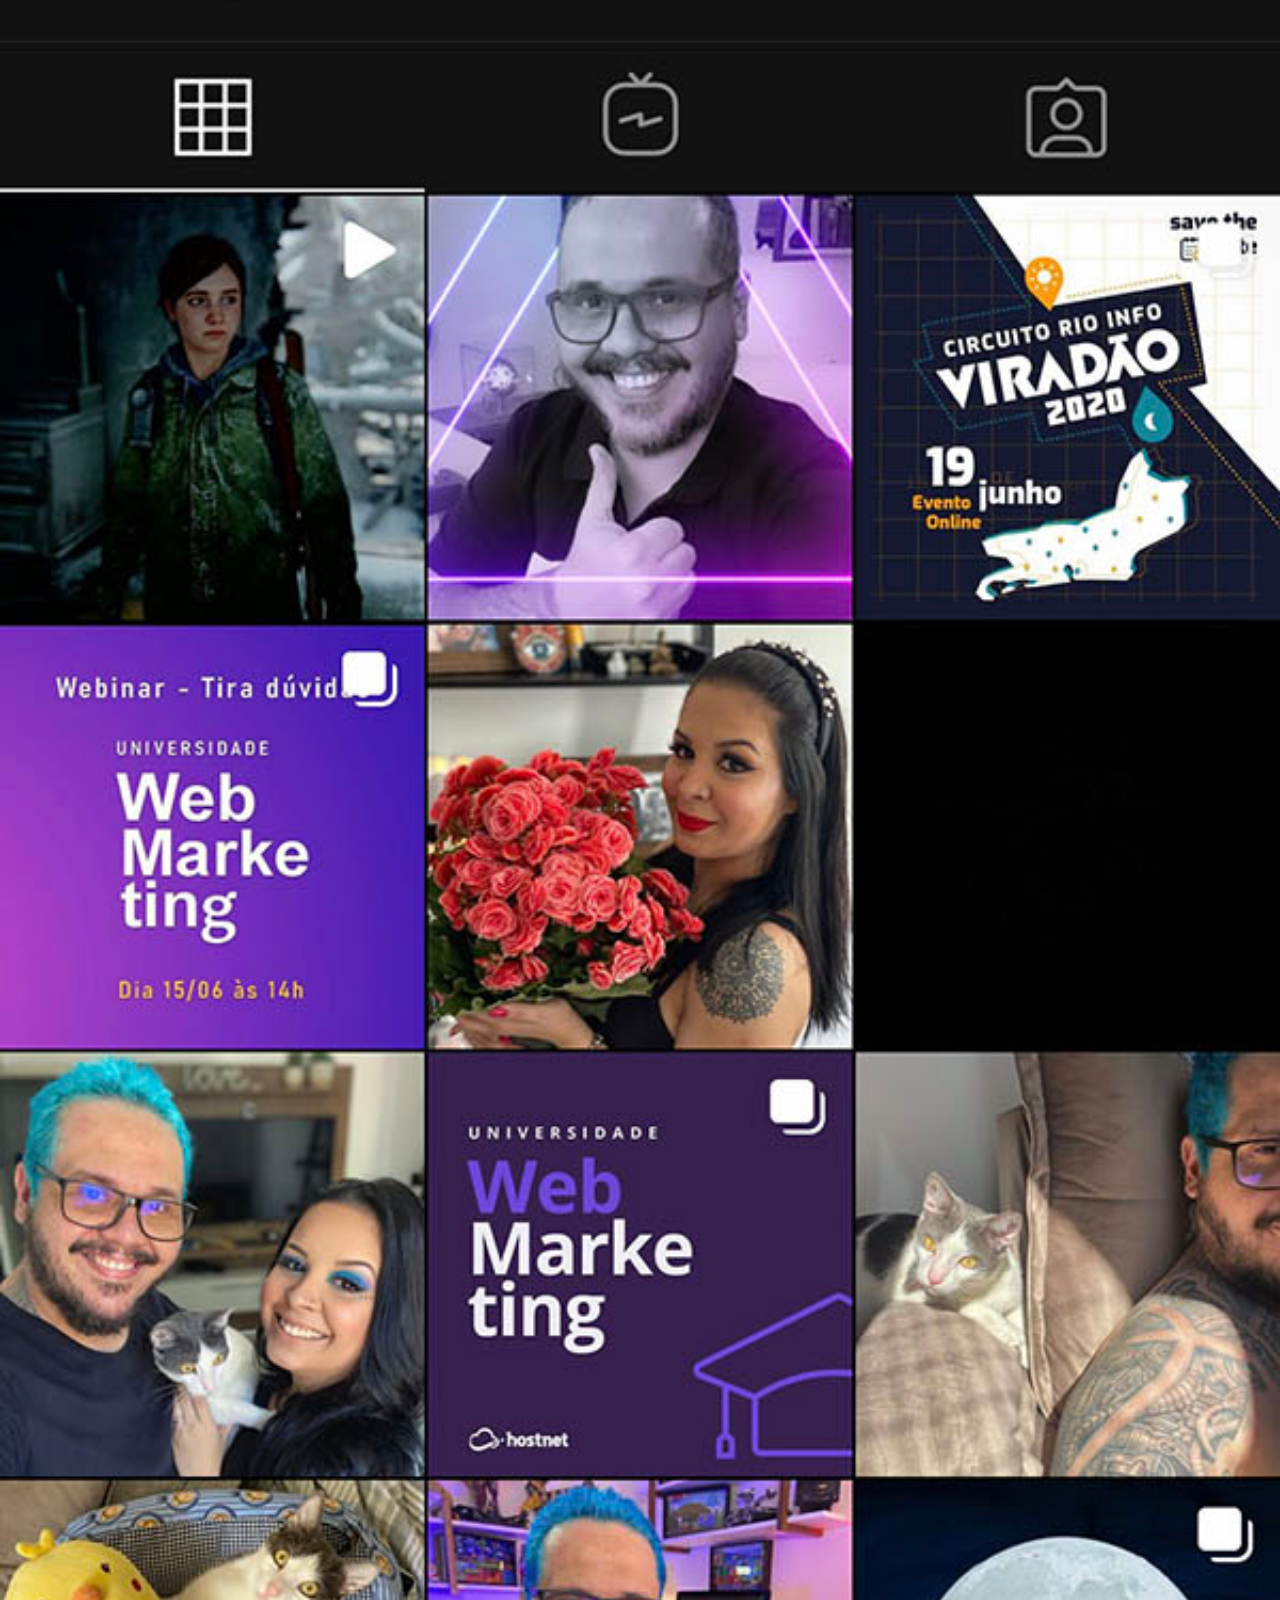
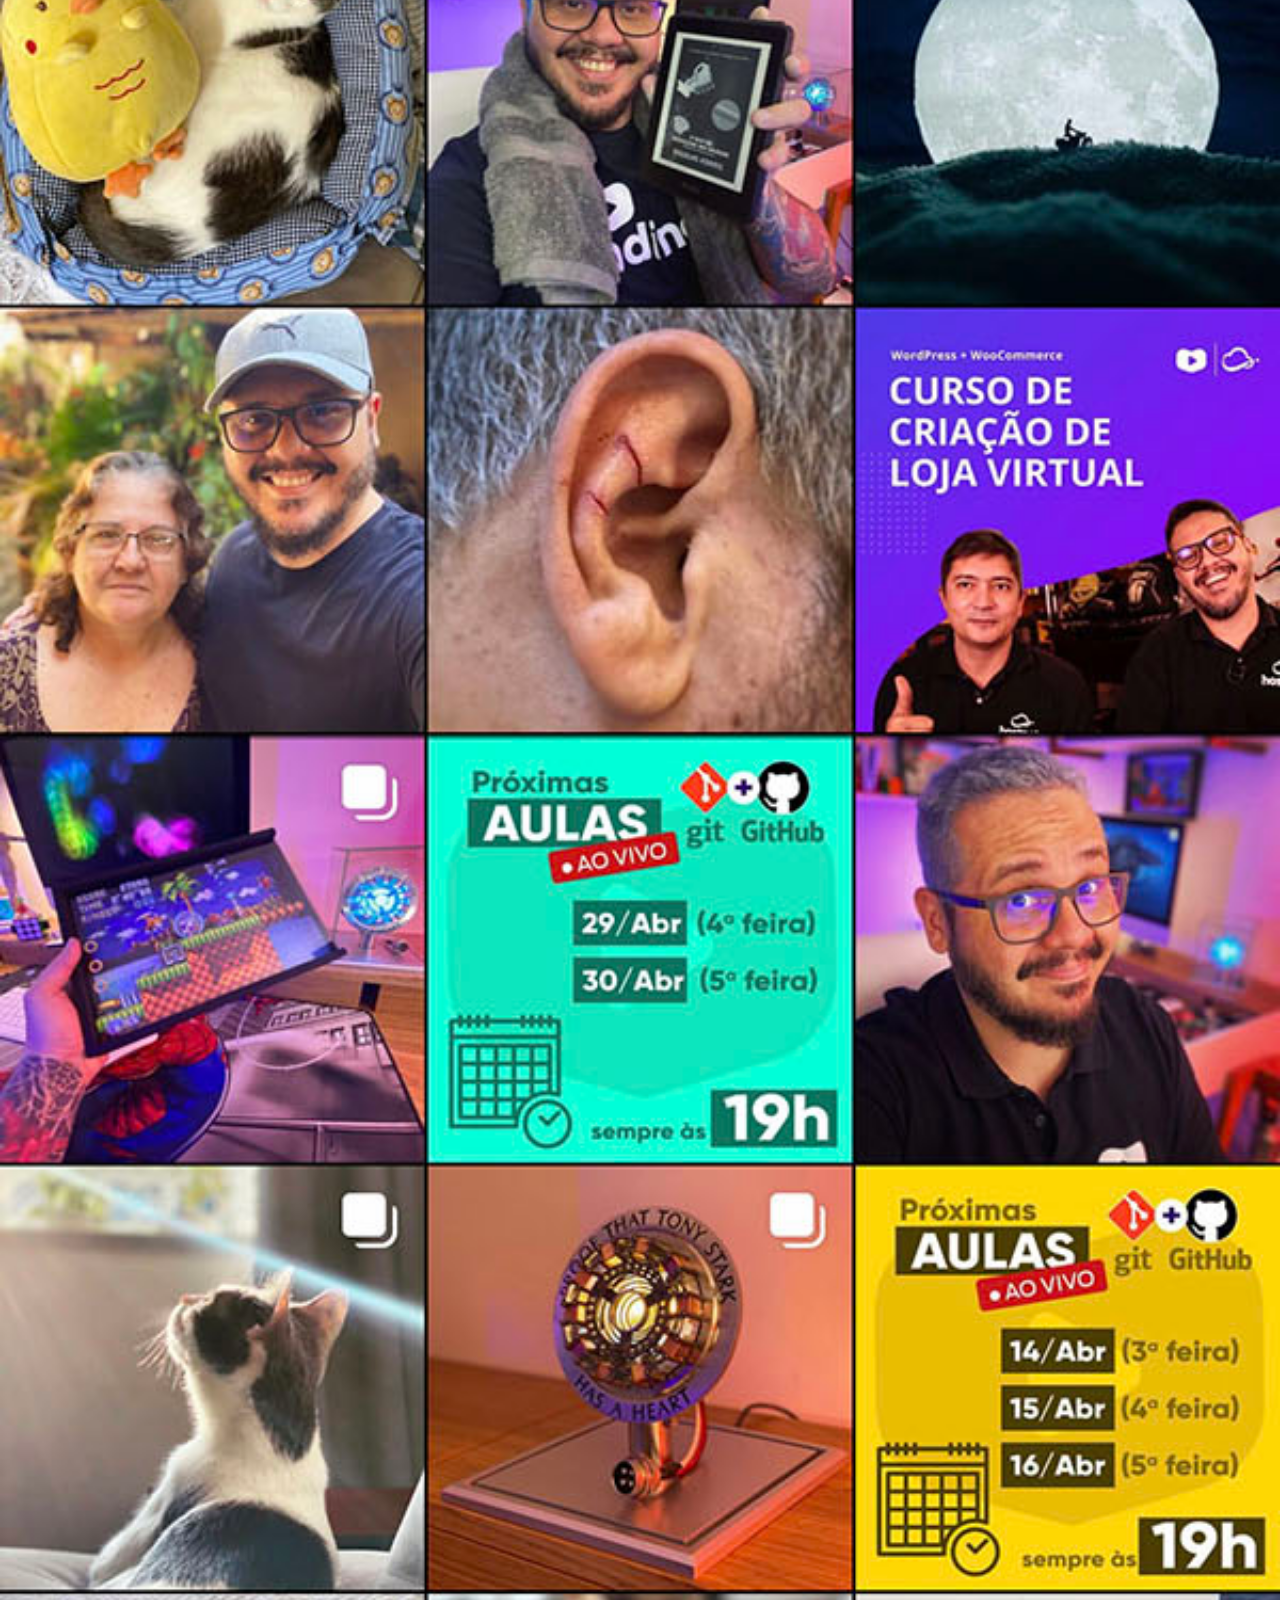
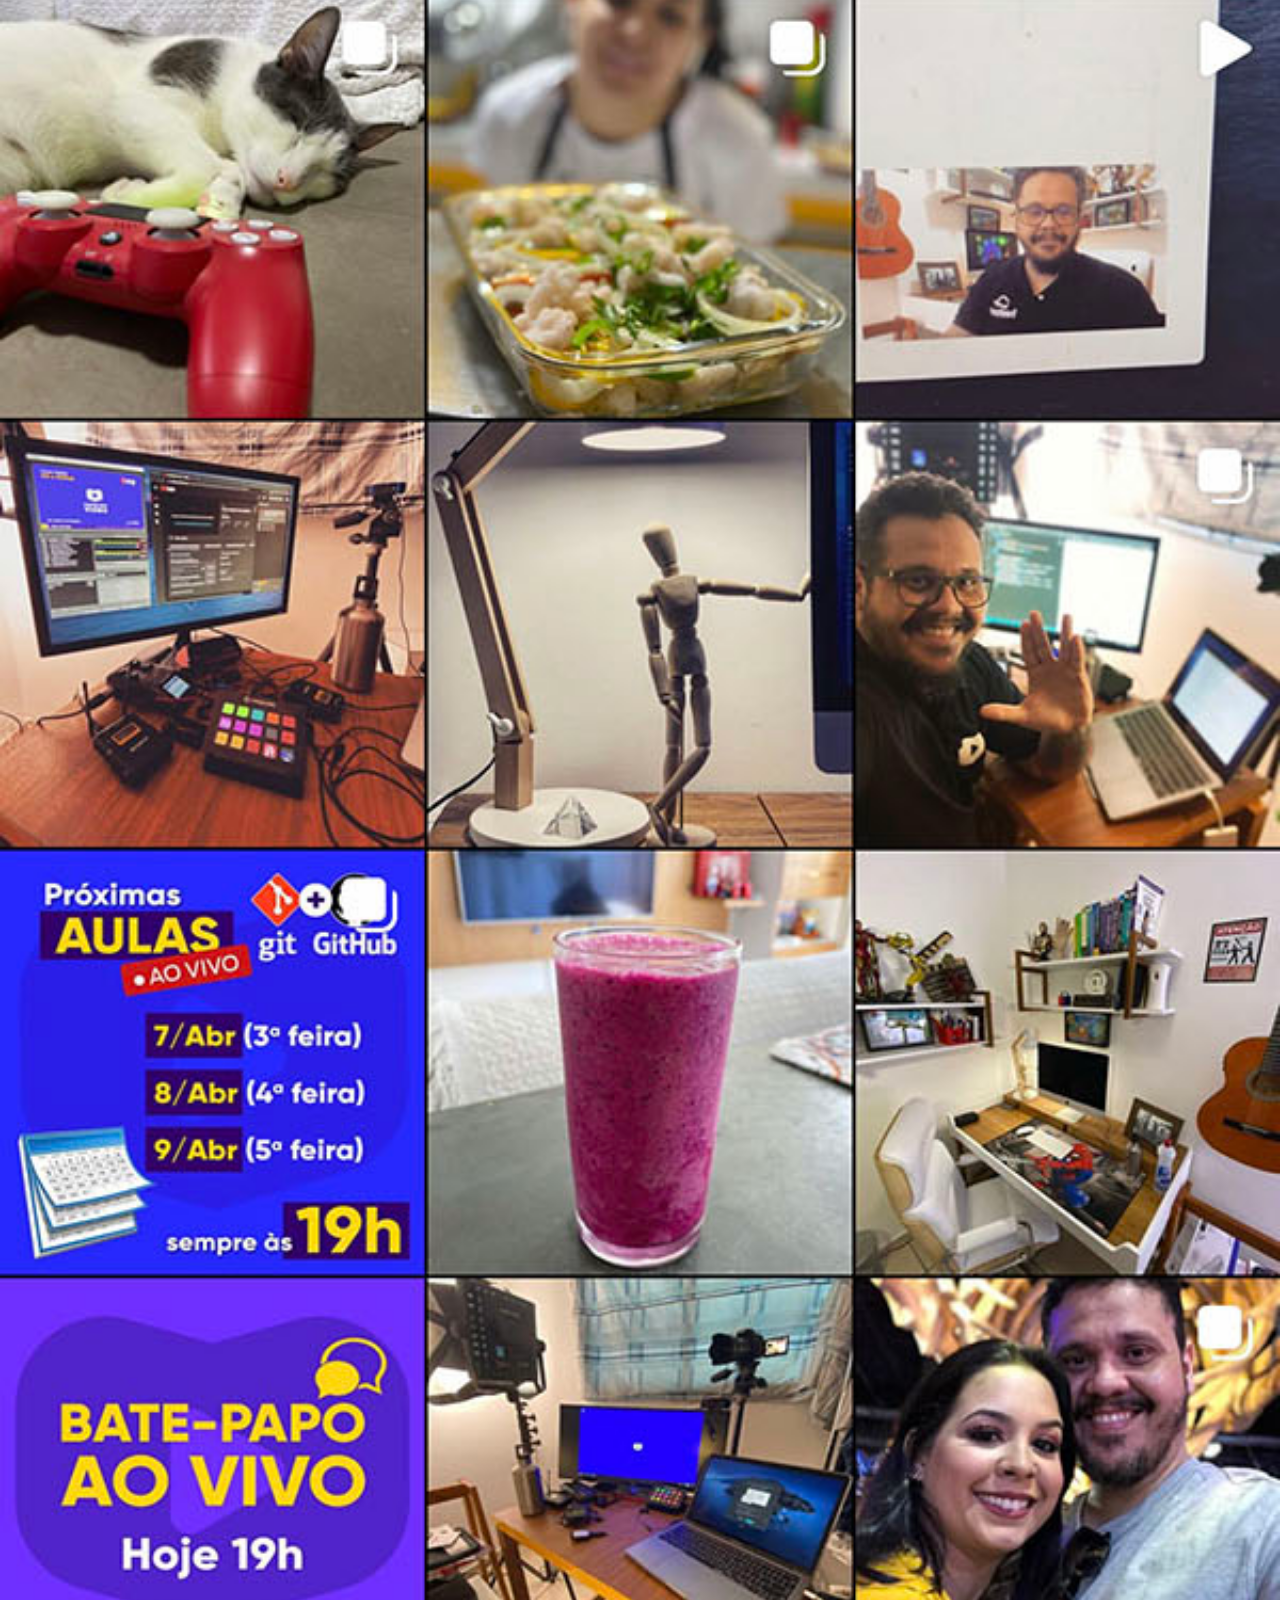
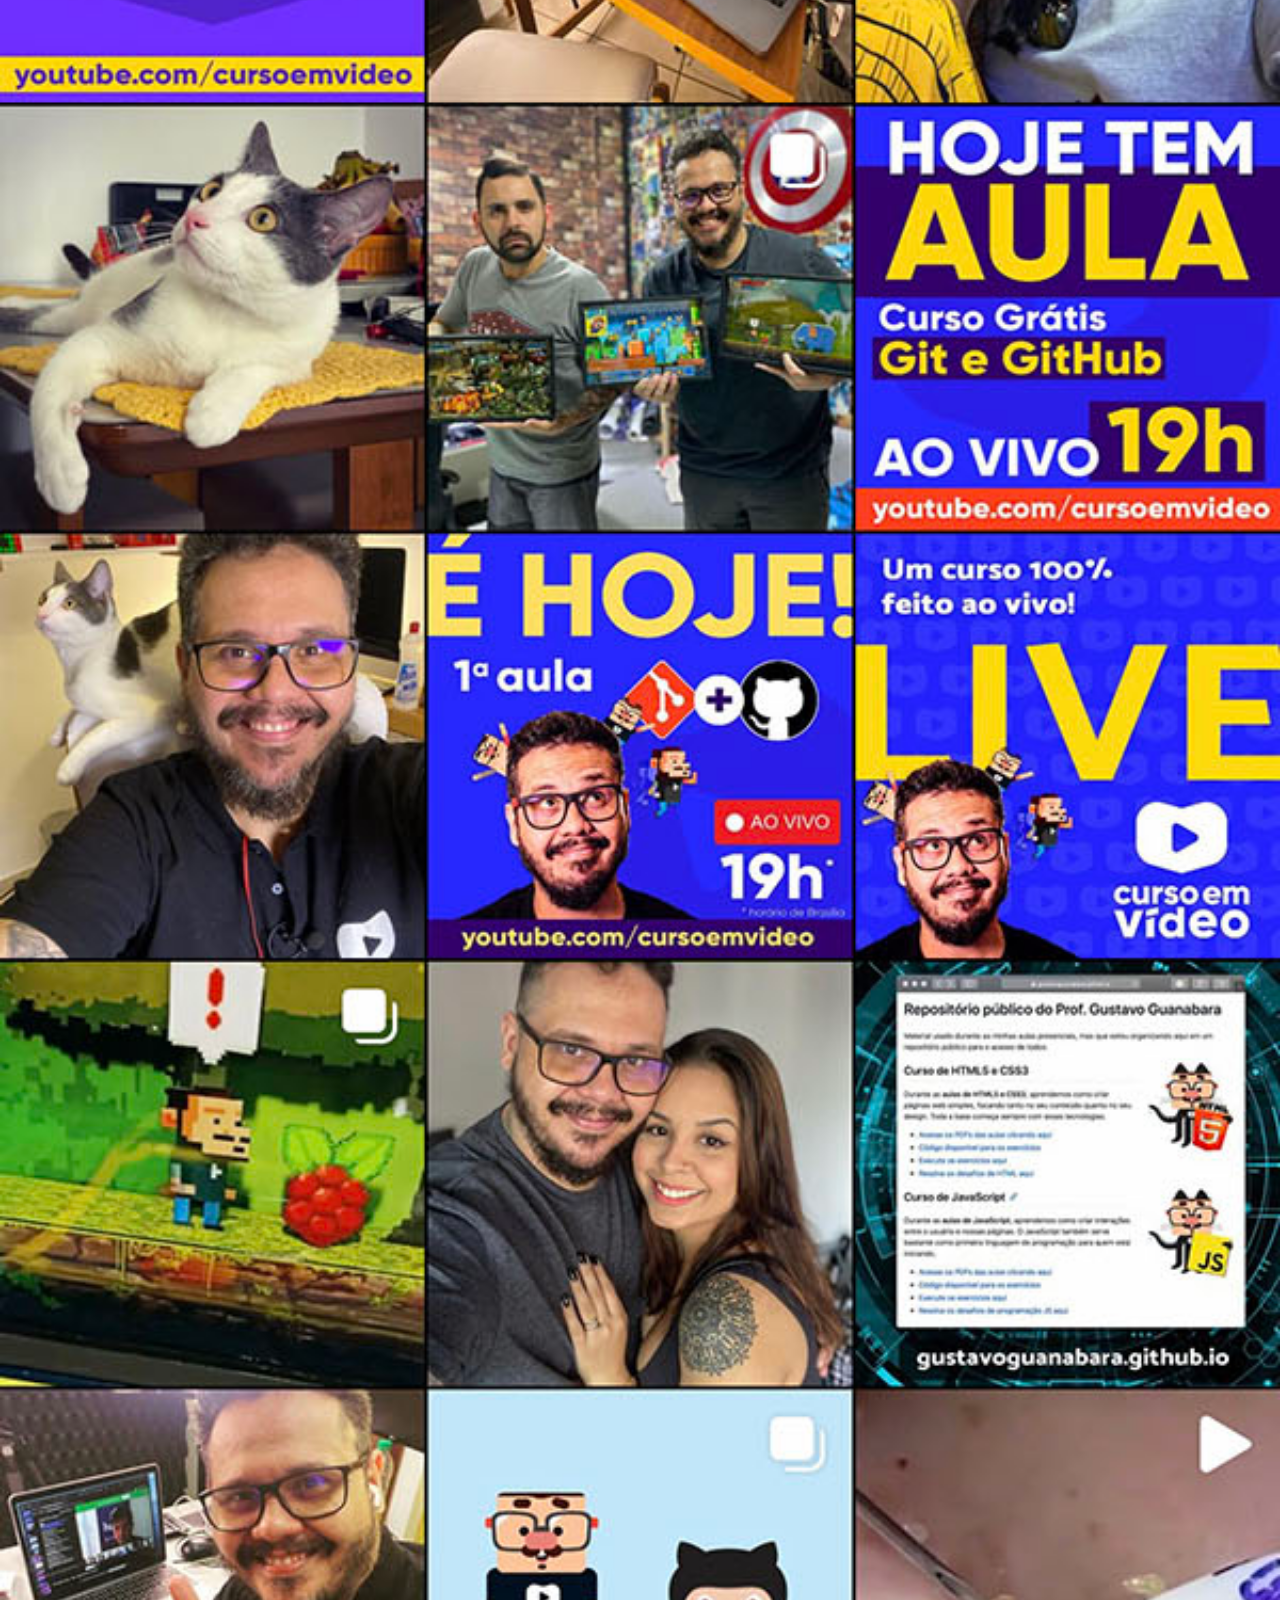
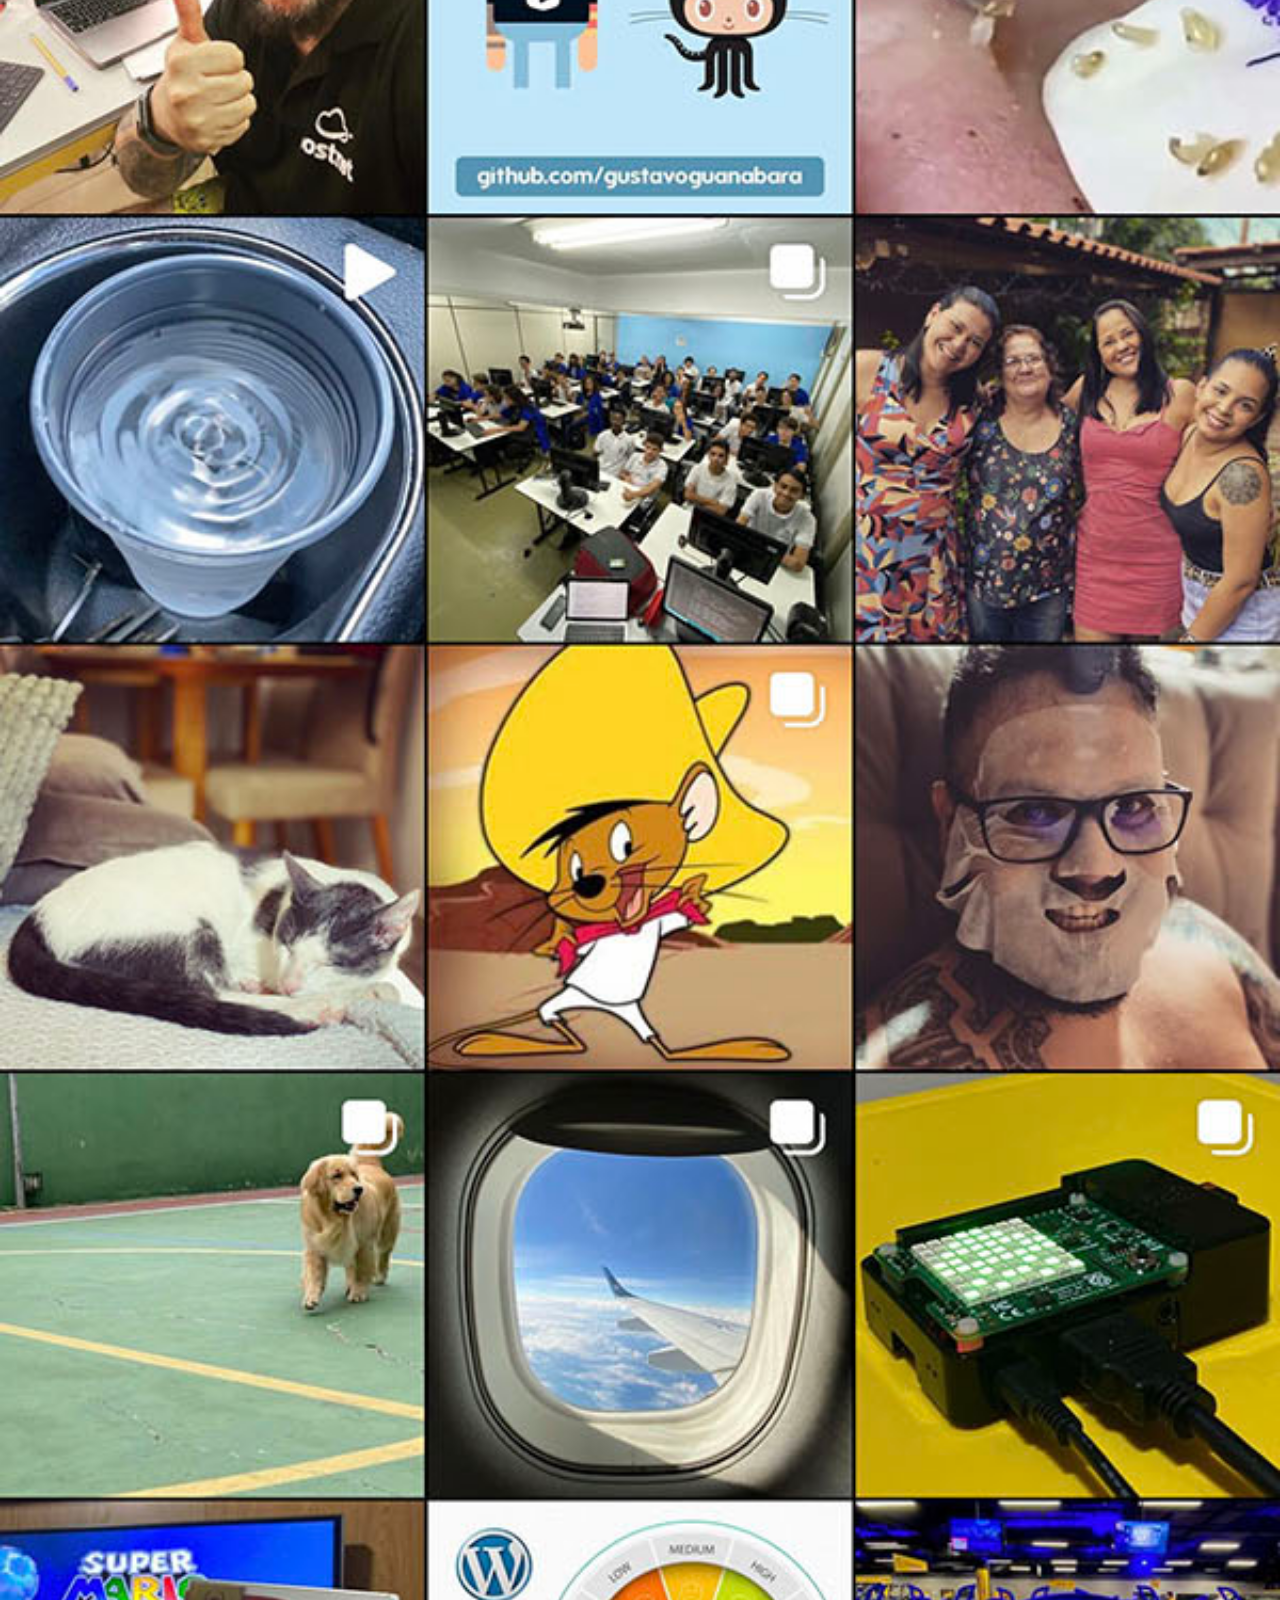
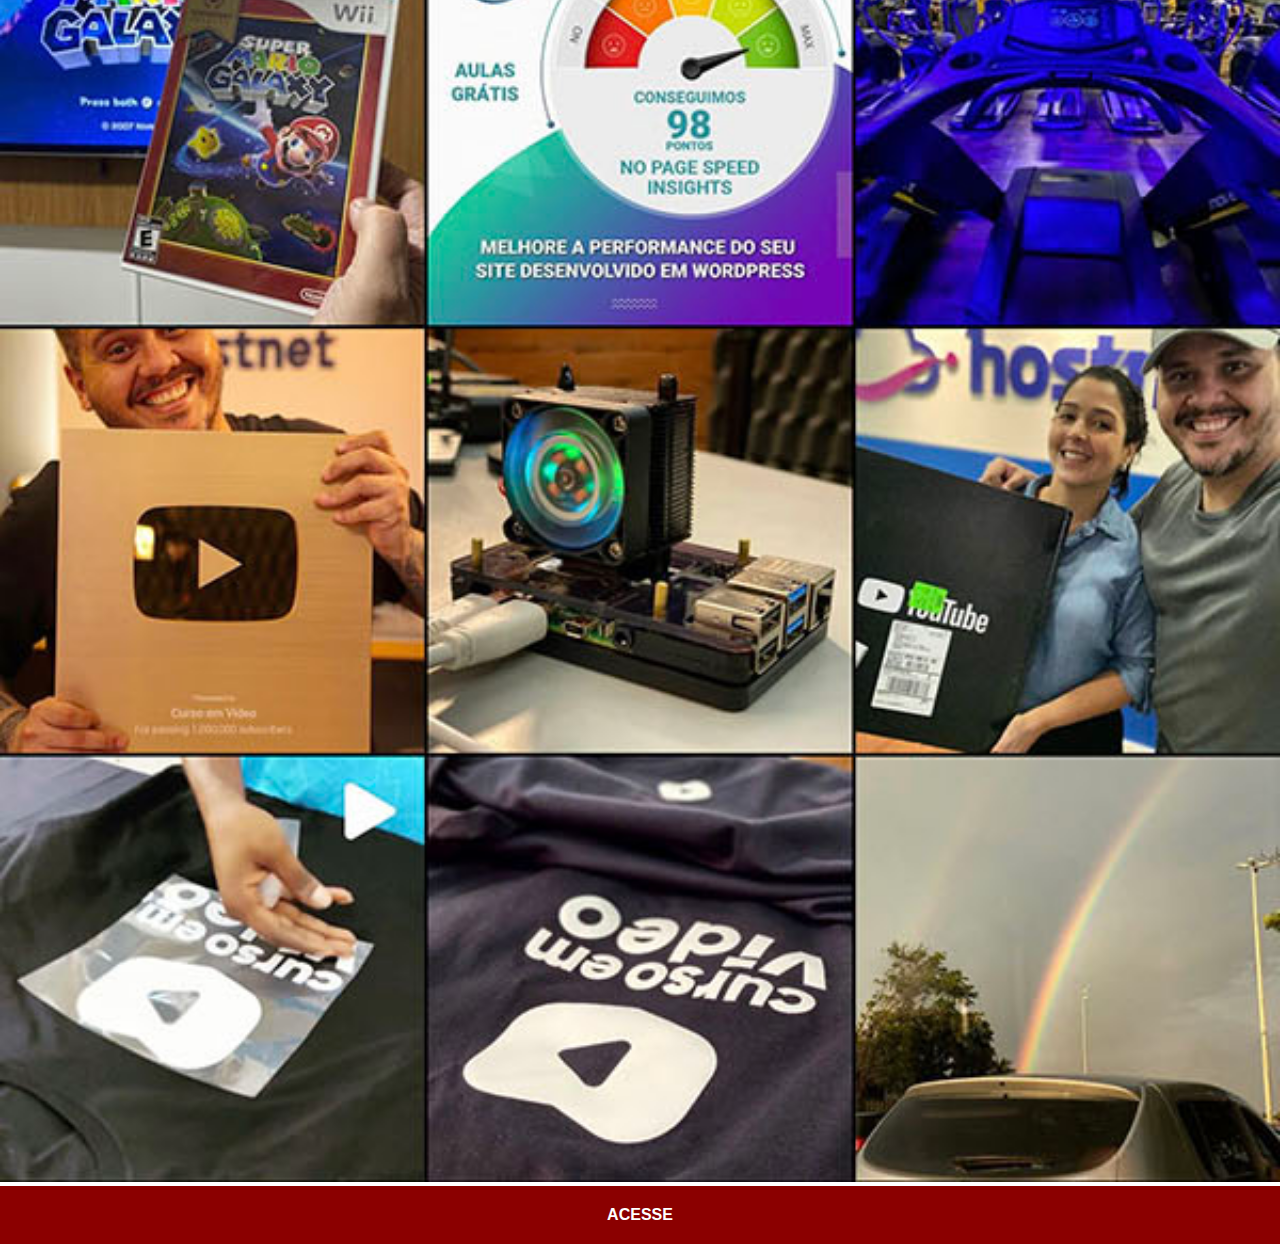
<file: intagran.html>
<!DOCTYPE html>
<html lang="pt-br">
<head>
    <meta charset="UTF-8">
    <meta http-equiv="X-UA-Compatible" content="IE=edge">
    <meta name="viewport" content="width=device-width, initial-scale=1.0">
    <title>GitHub</title>
    <link rel="stylesheet" href="estilos/social.css">
</head>
<body>
    <img src="imagens/tela-instagram.jpg" alt="Instagran">
    <a href="https://www.instagram.com/gustavoguanabara/" target="_blank">ACESSE</a>    
</body>
</html>
</file>
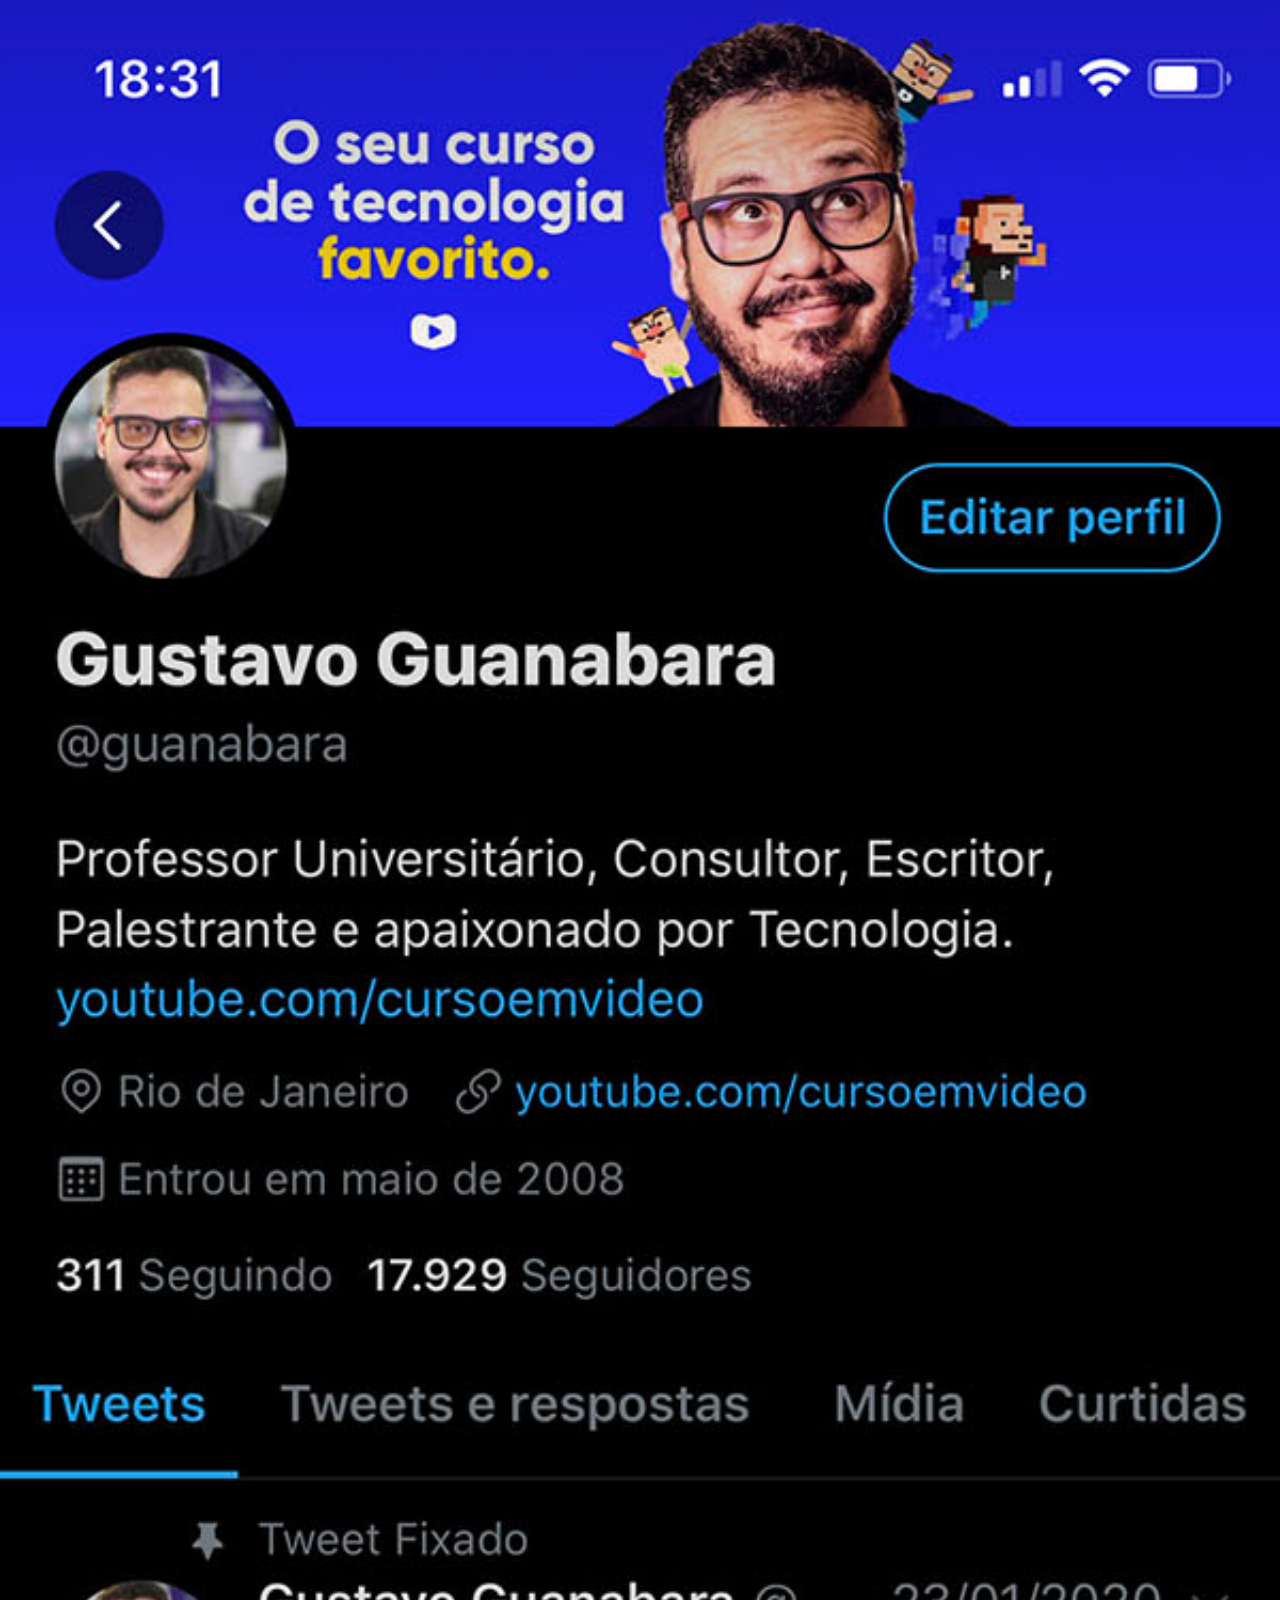
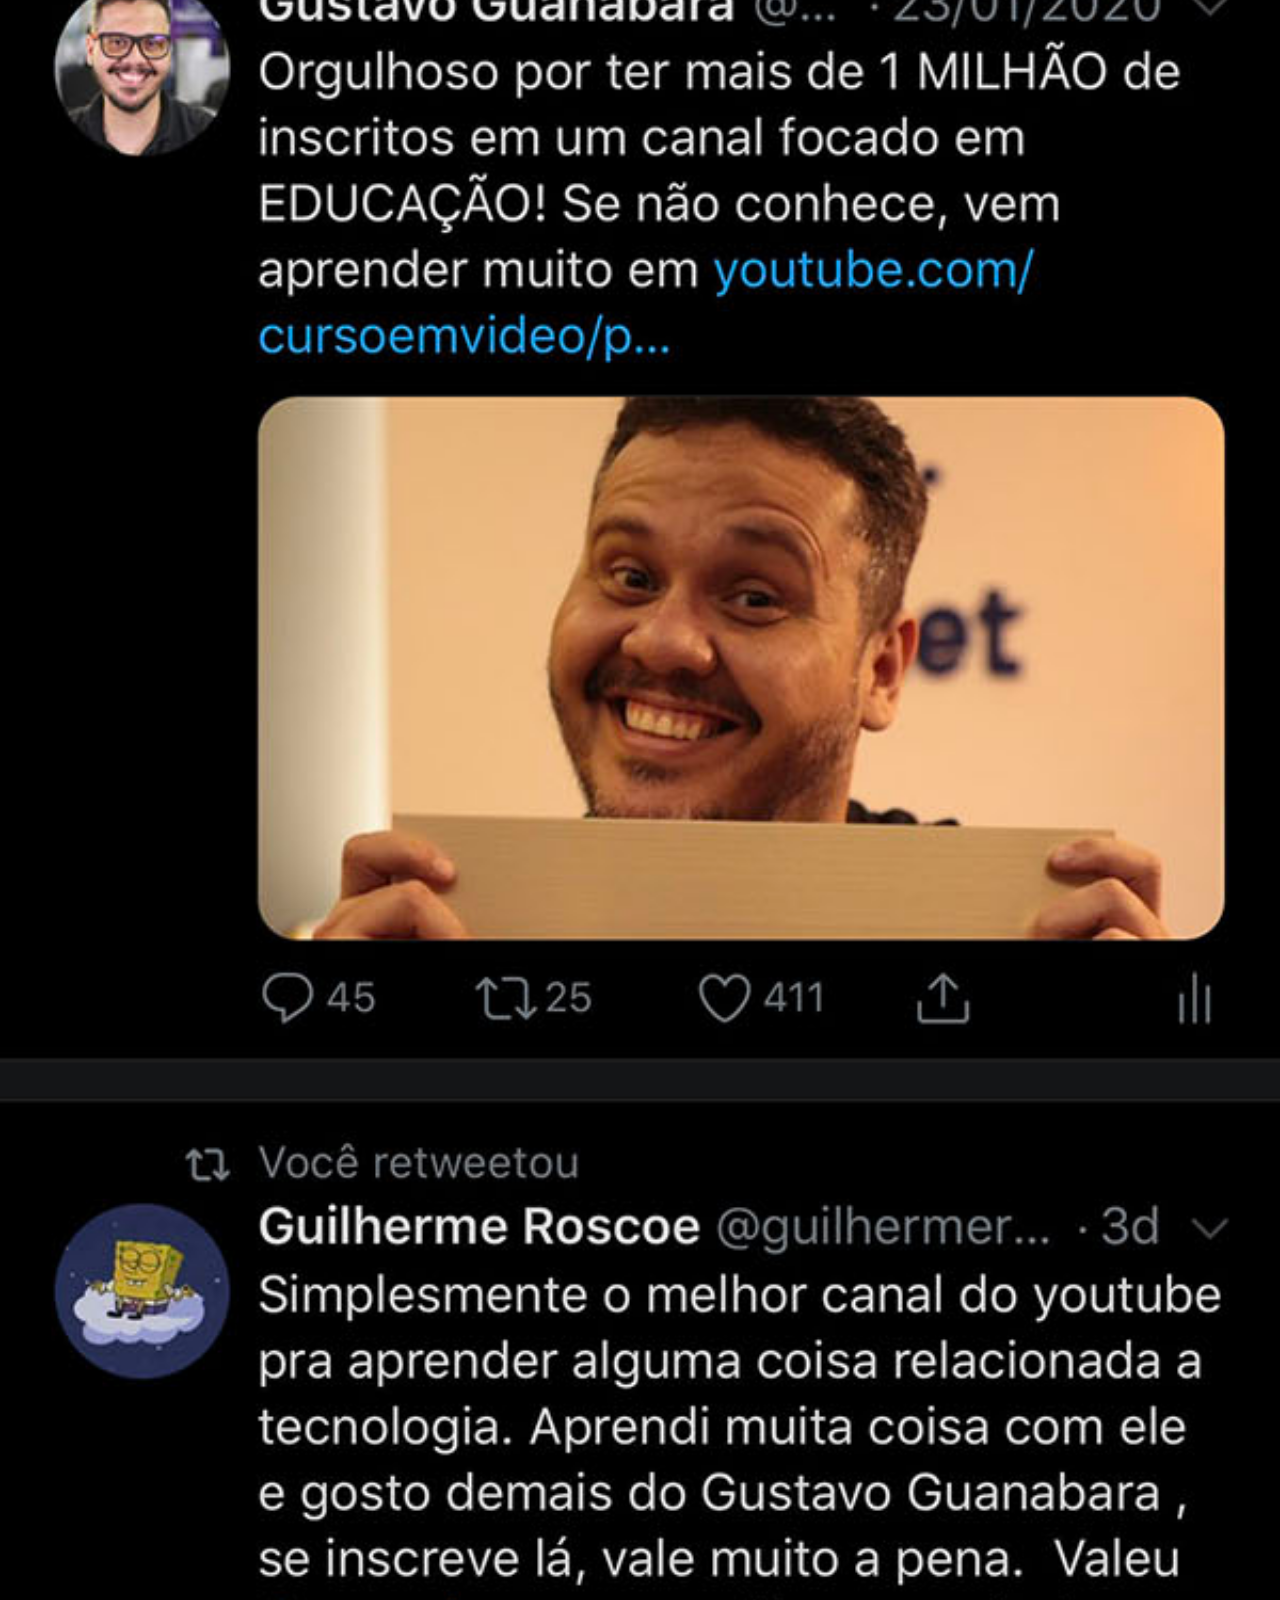
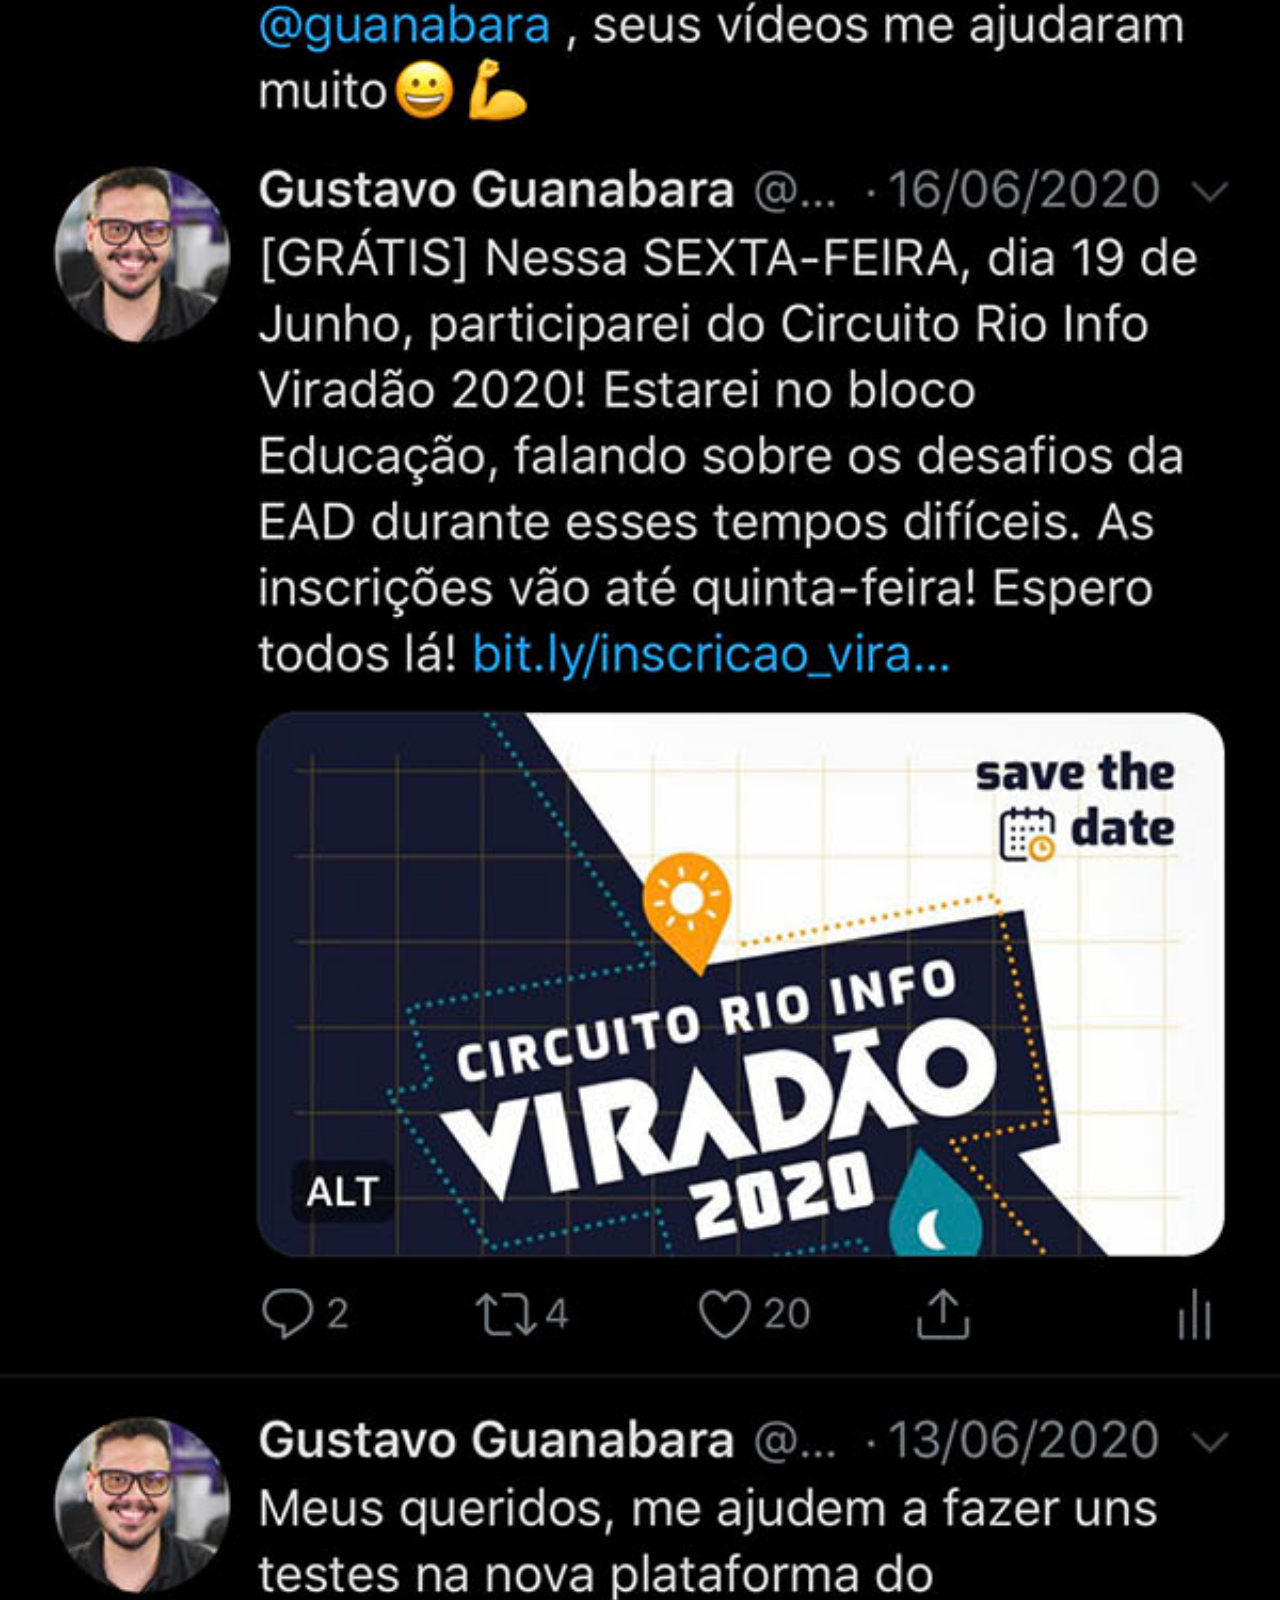
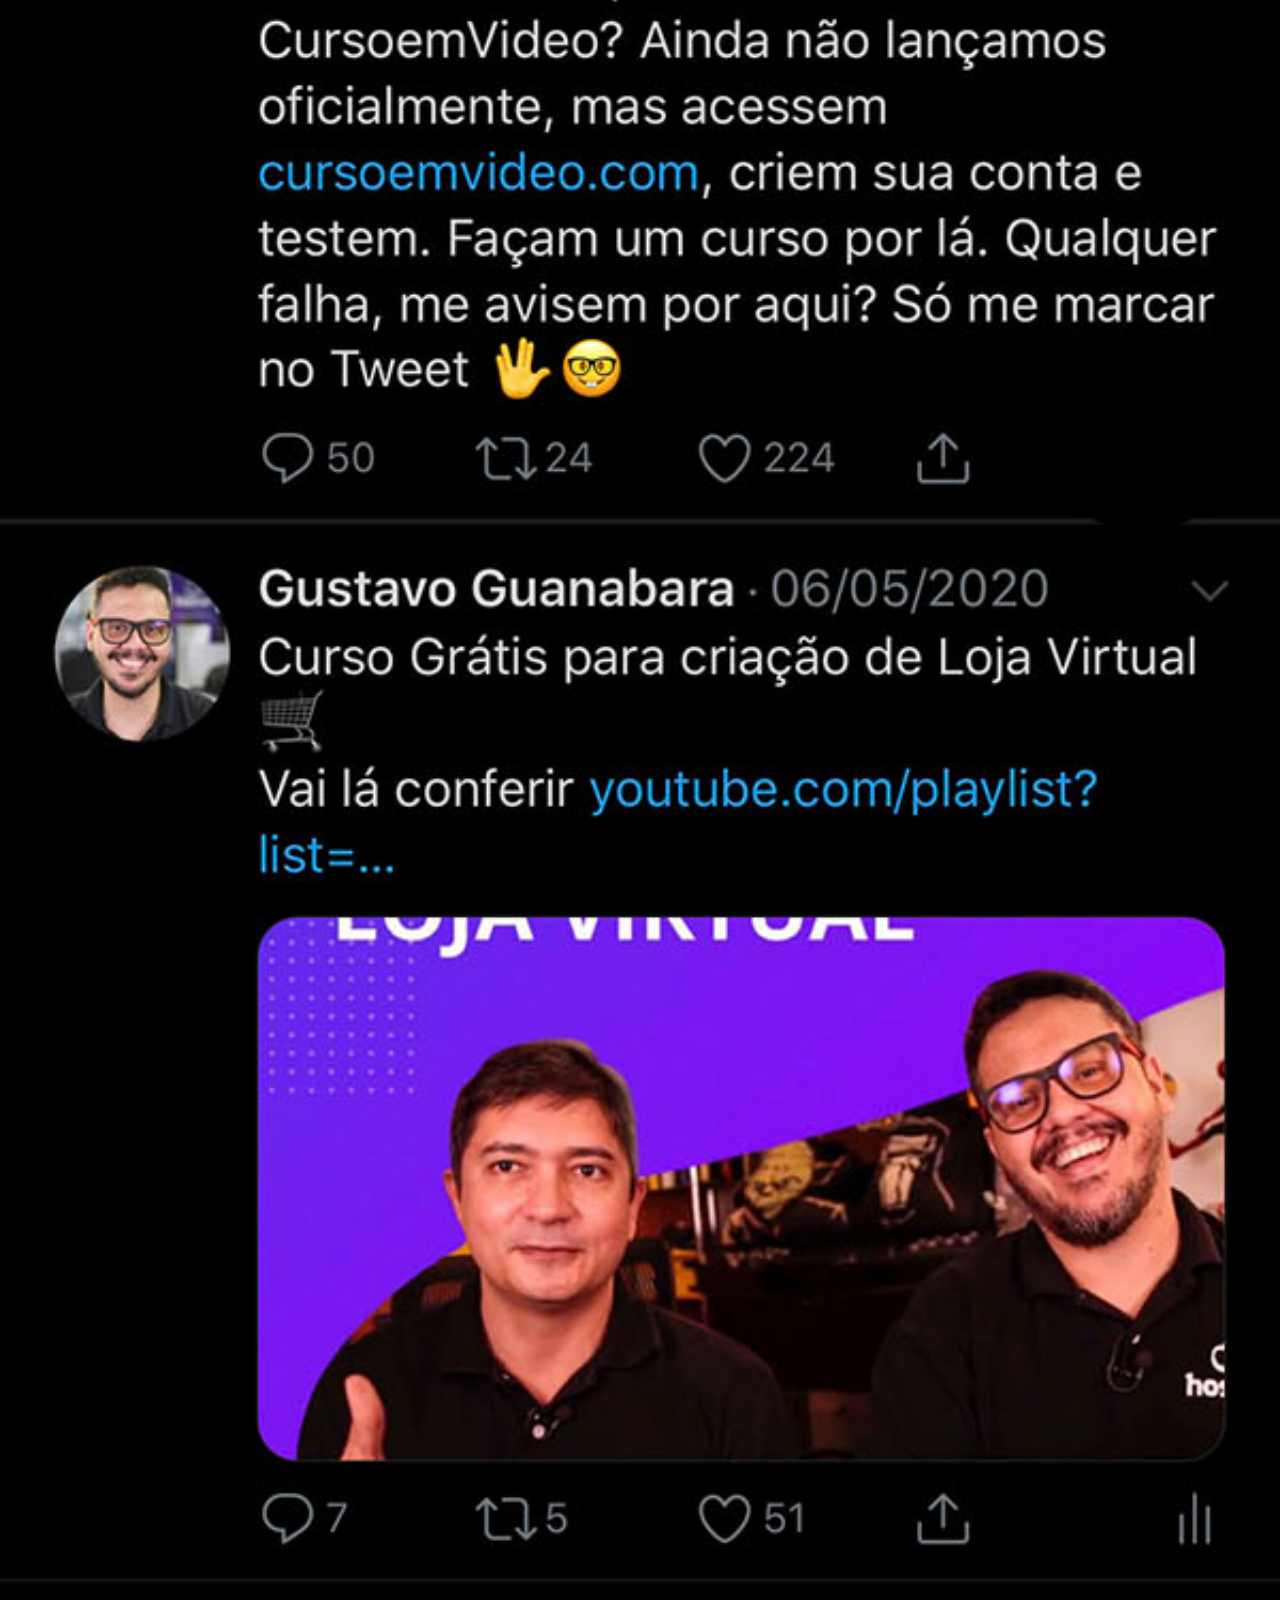
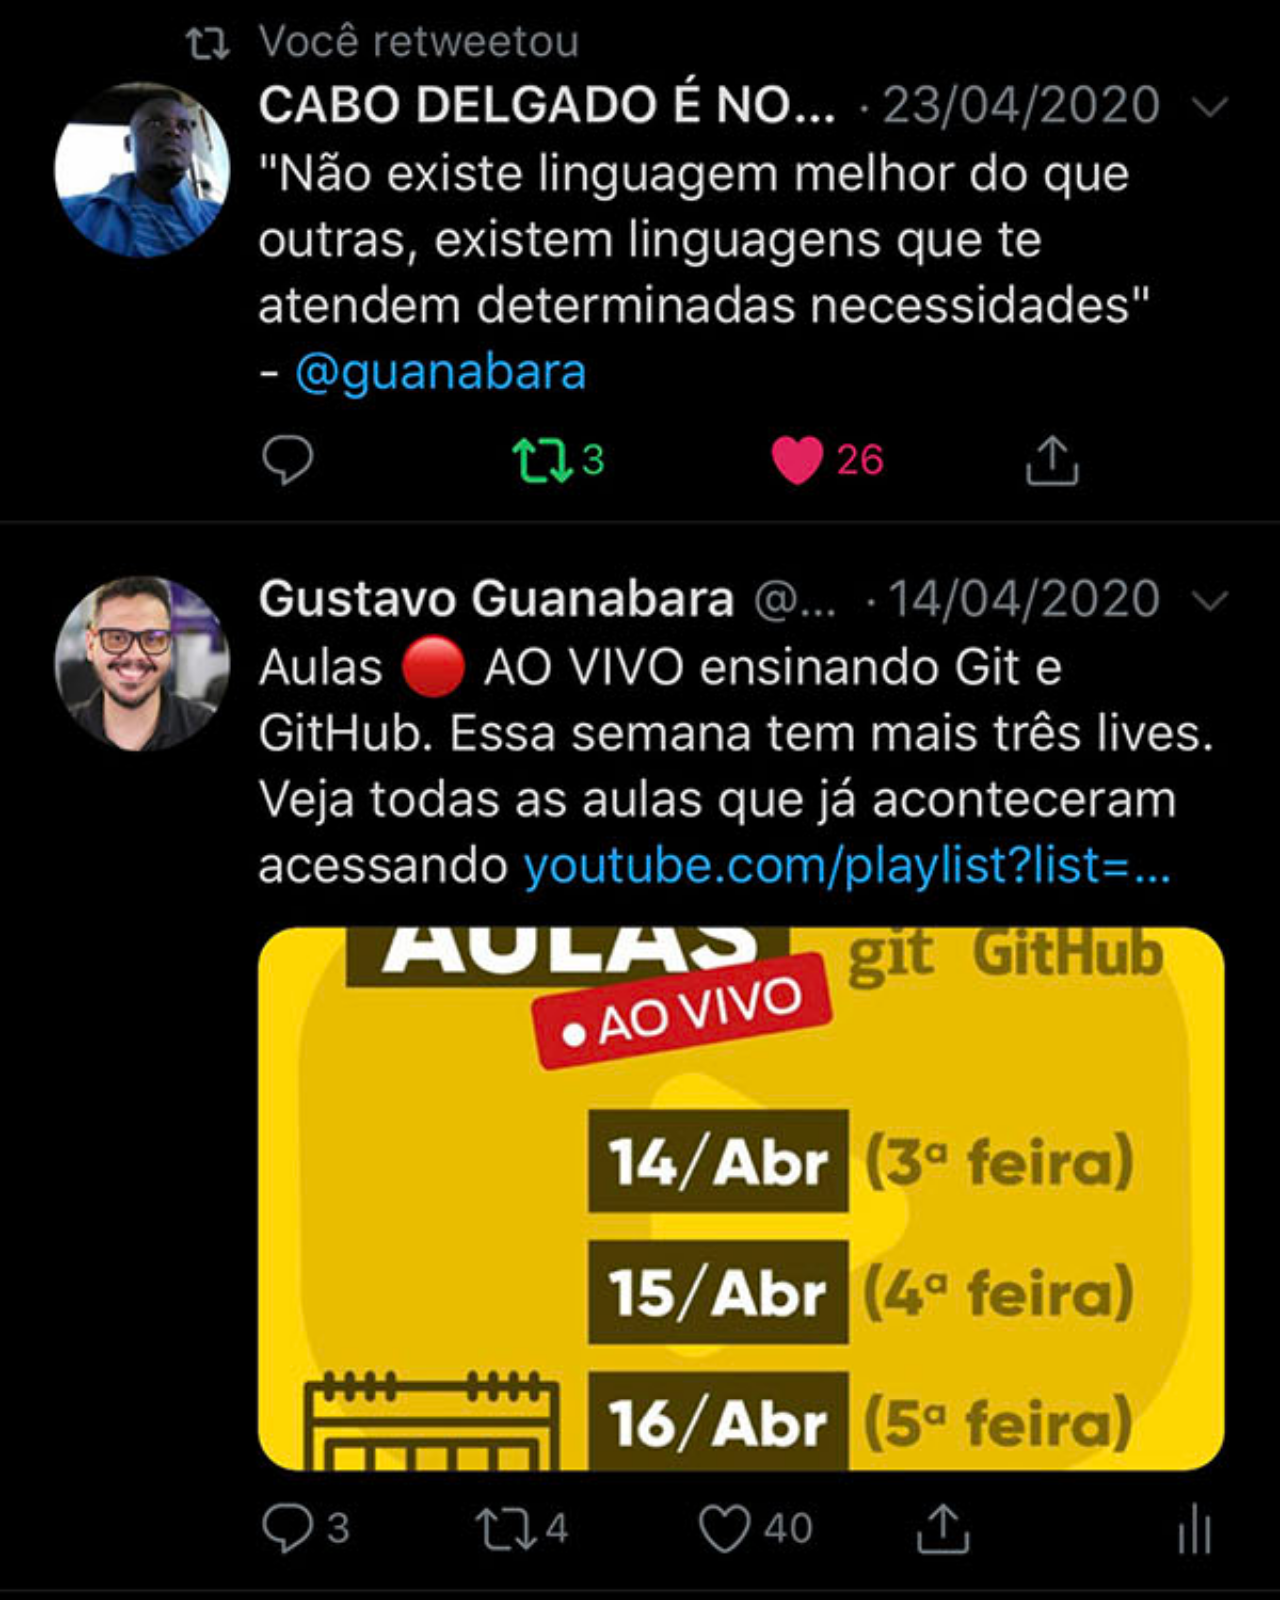
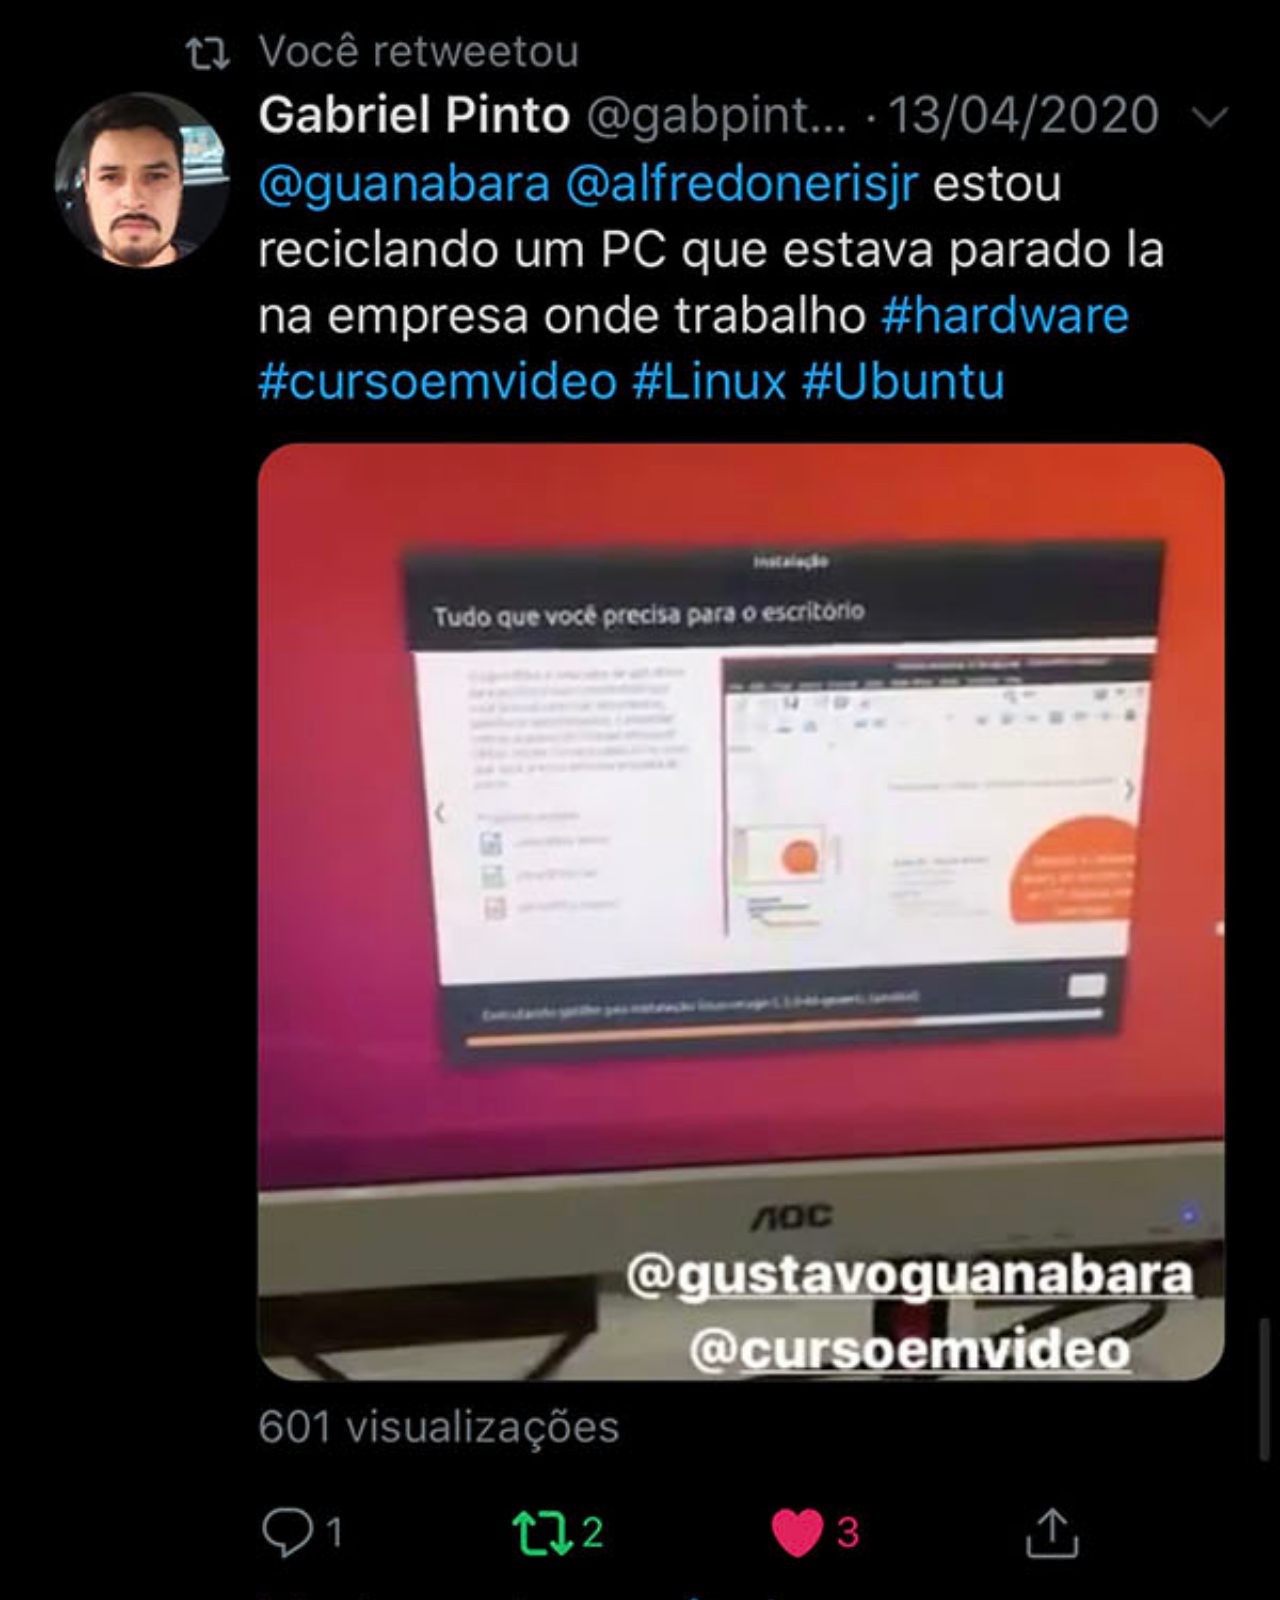
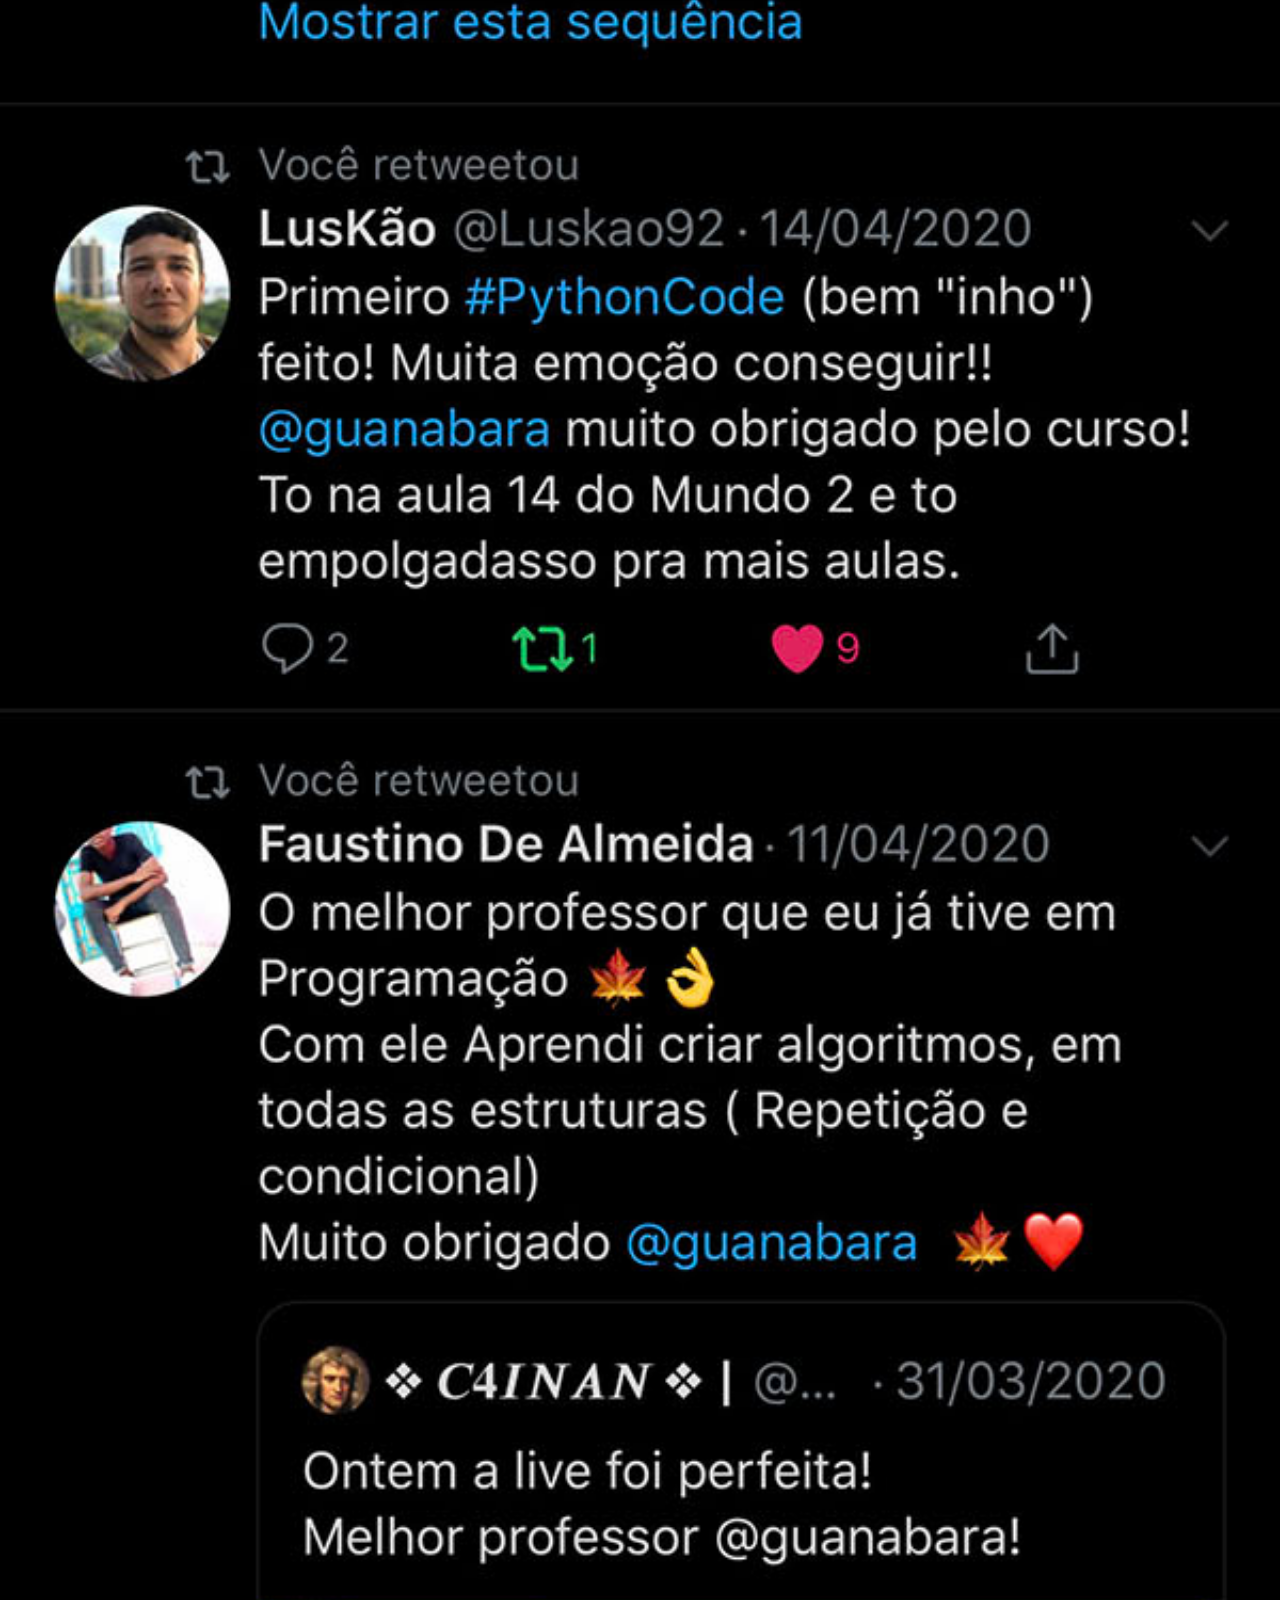
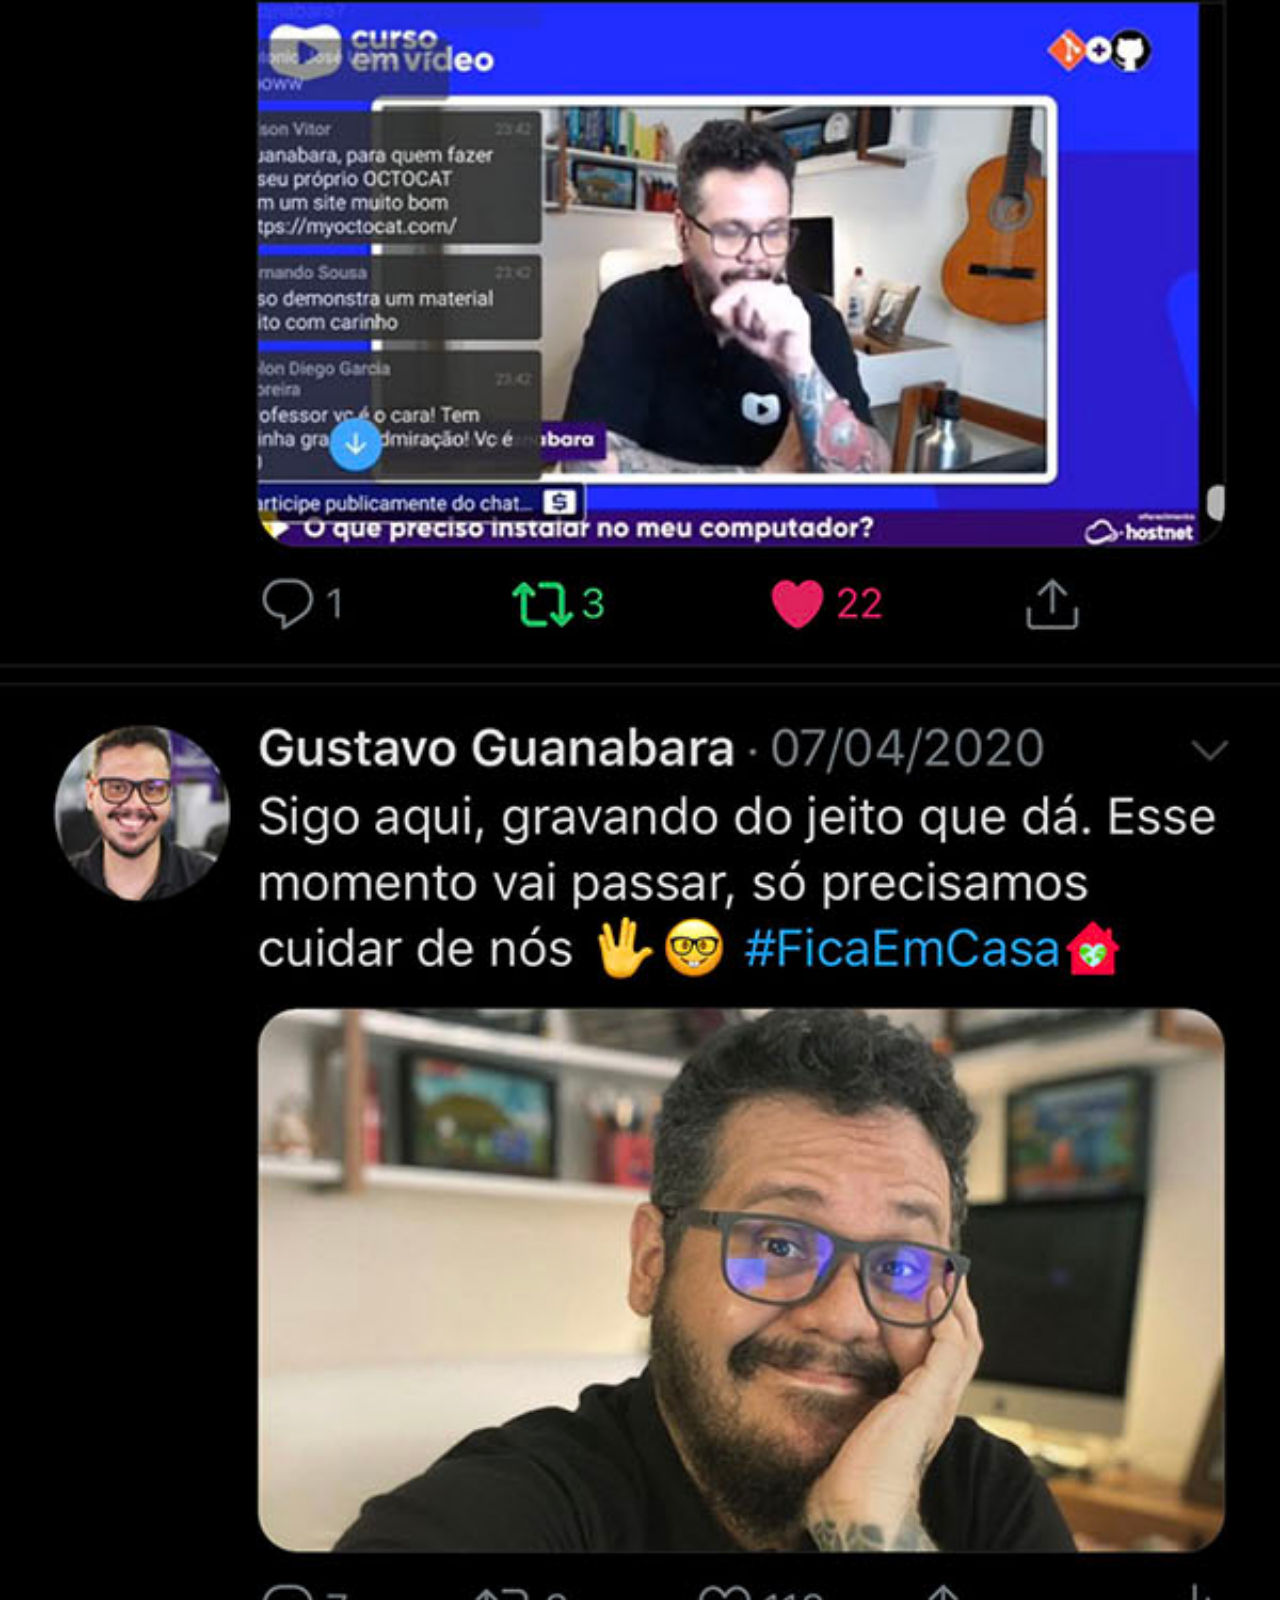
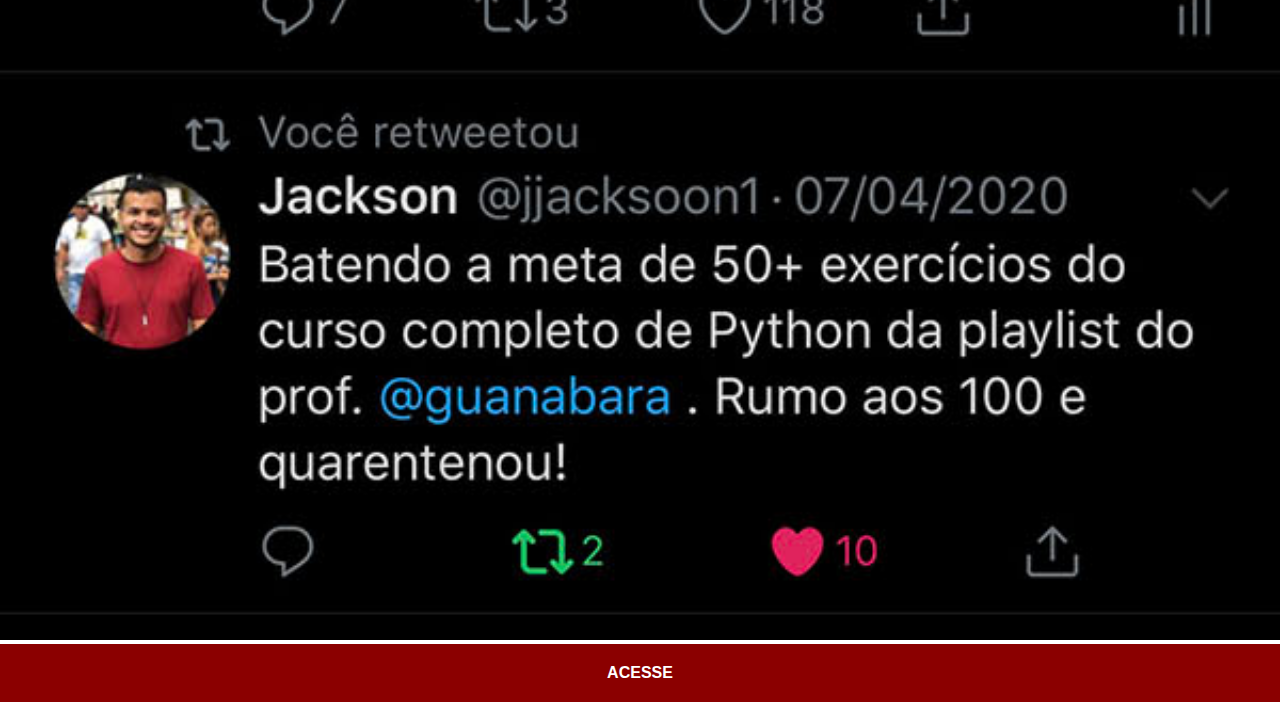
<file: twitter.html>
<!DOCTYPE html>
<html lang="pt-br">
<head>
    <meta charset="UTF-8">
    <meta http-equiv="X-UA-Compatible" content="IE=edge">
    <meta name="viewport" content="width=device-width, initial-scale=1.0">
    <title>GitHub</title>
    <link rel="stylesheet" href="estilos/social.css">
</head>
<body>
    <img src="imagens/tela-twitter.jpg" alt="Twitter">
    <a href="https://twitter.com/login?lang=pt" target="_blank">ACESSE</a>    
</body>
</html>
</file>
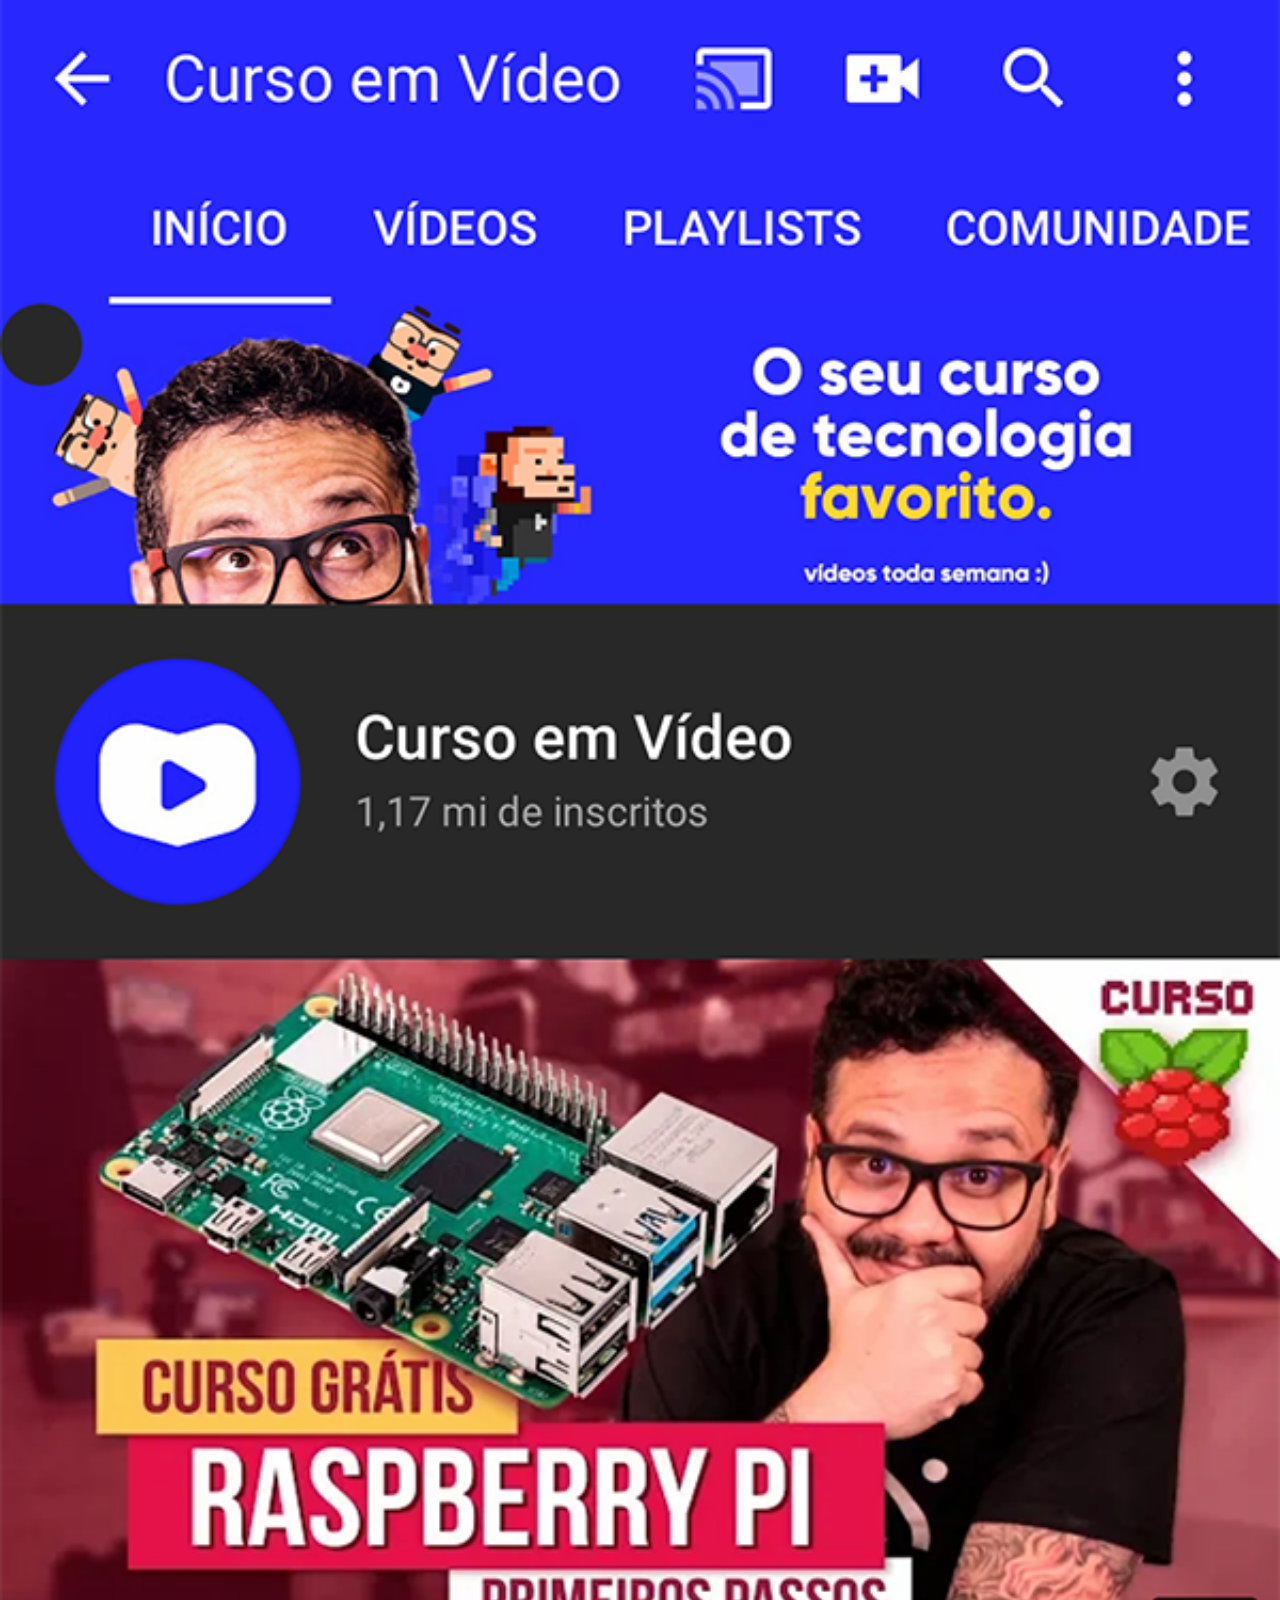
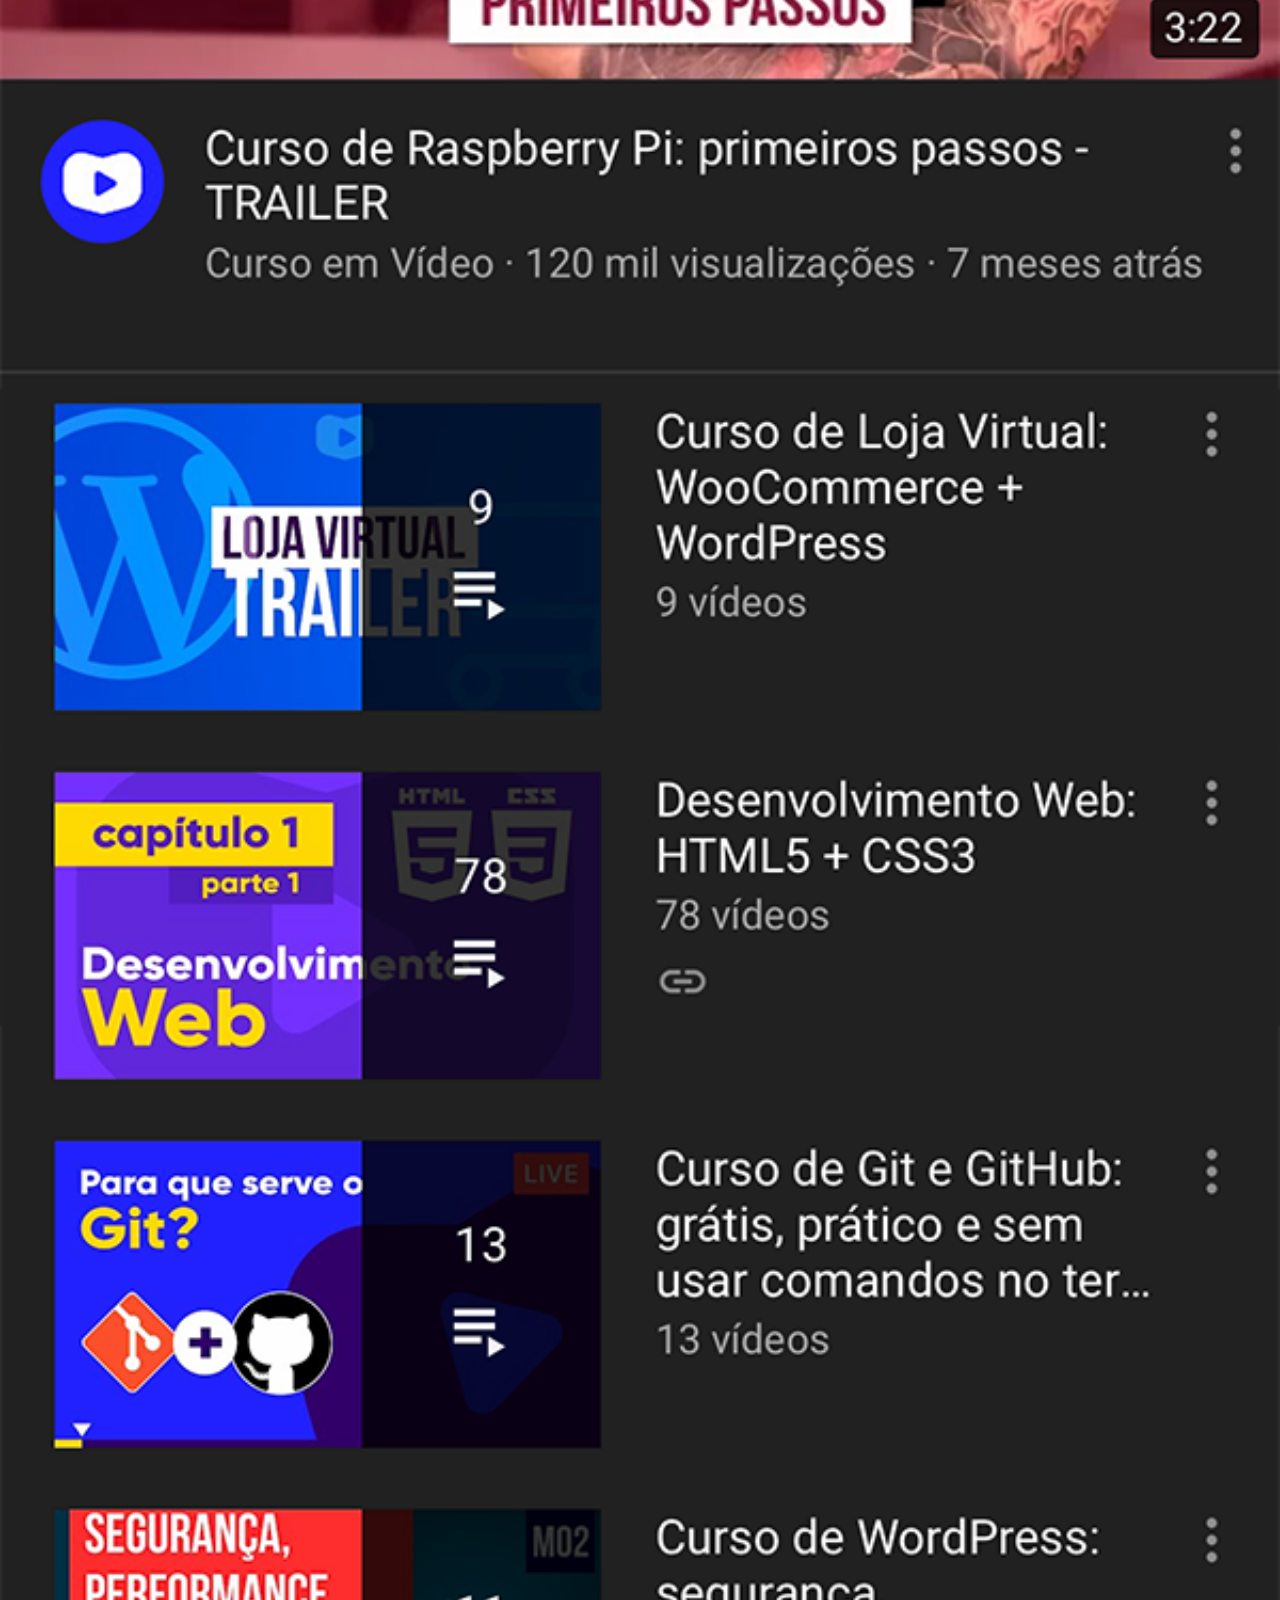
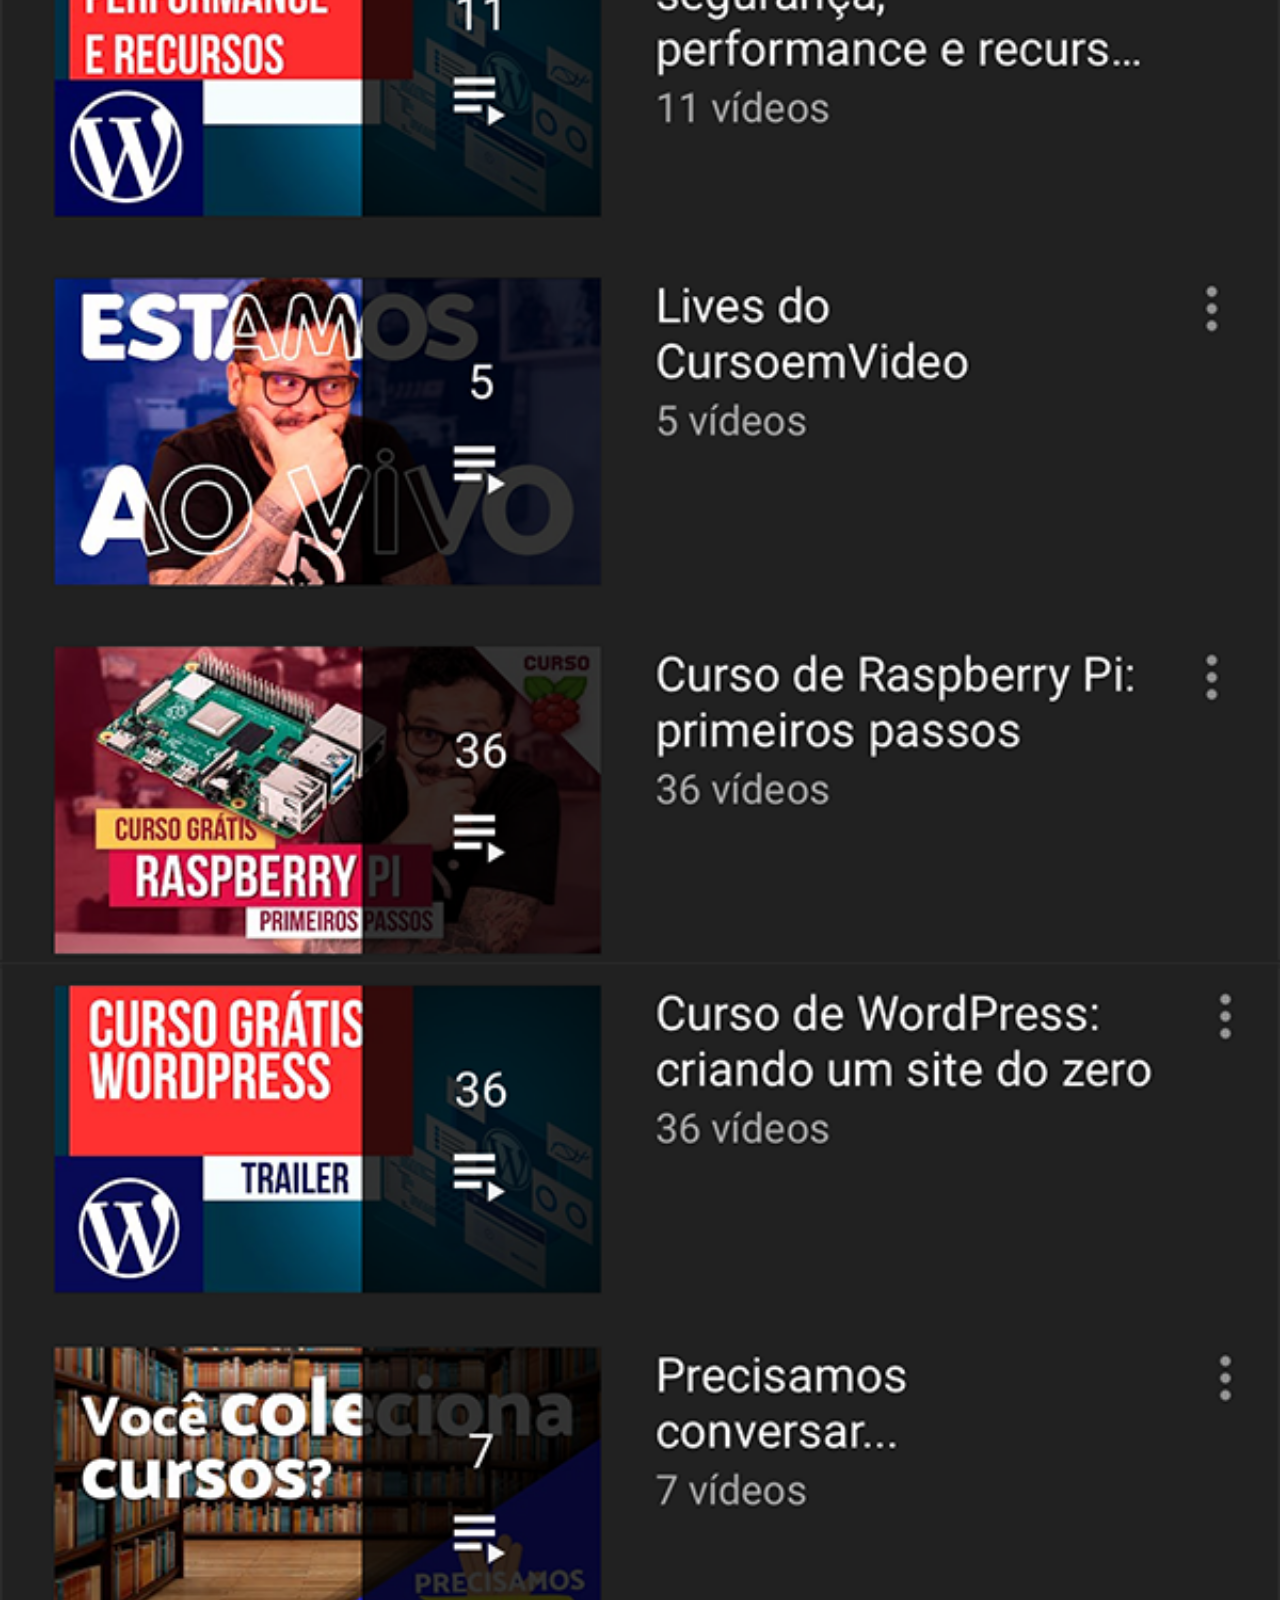
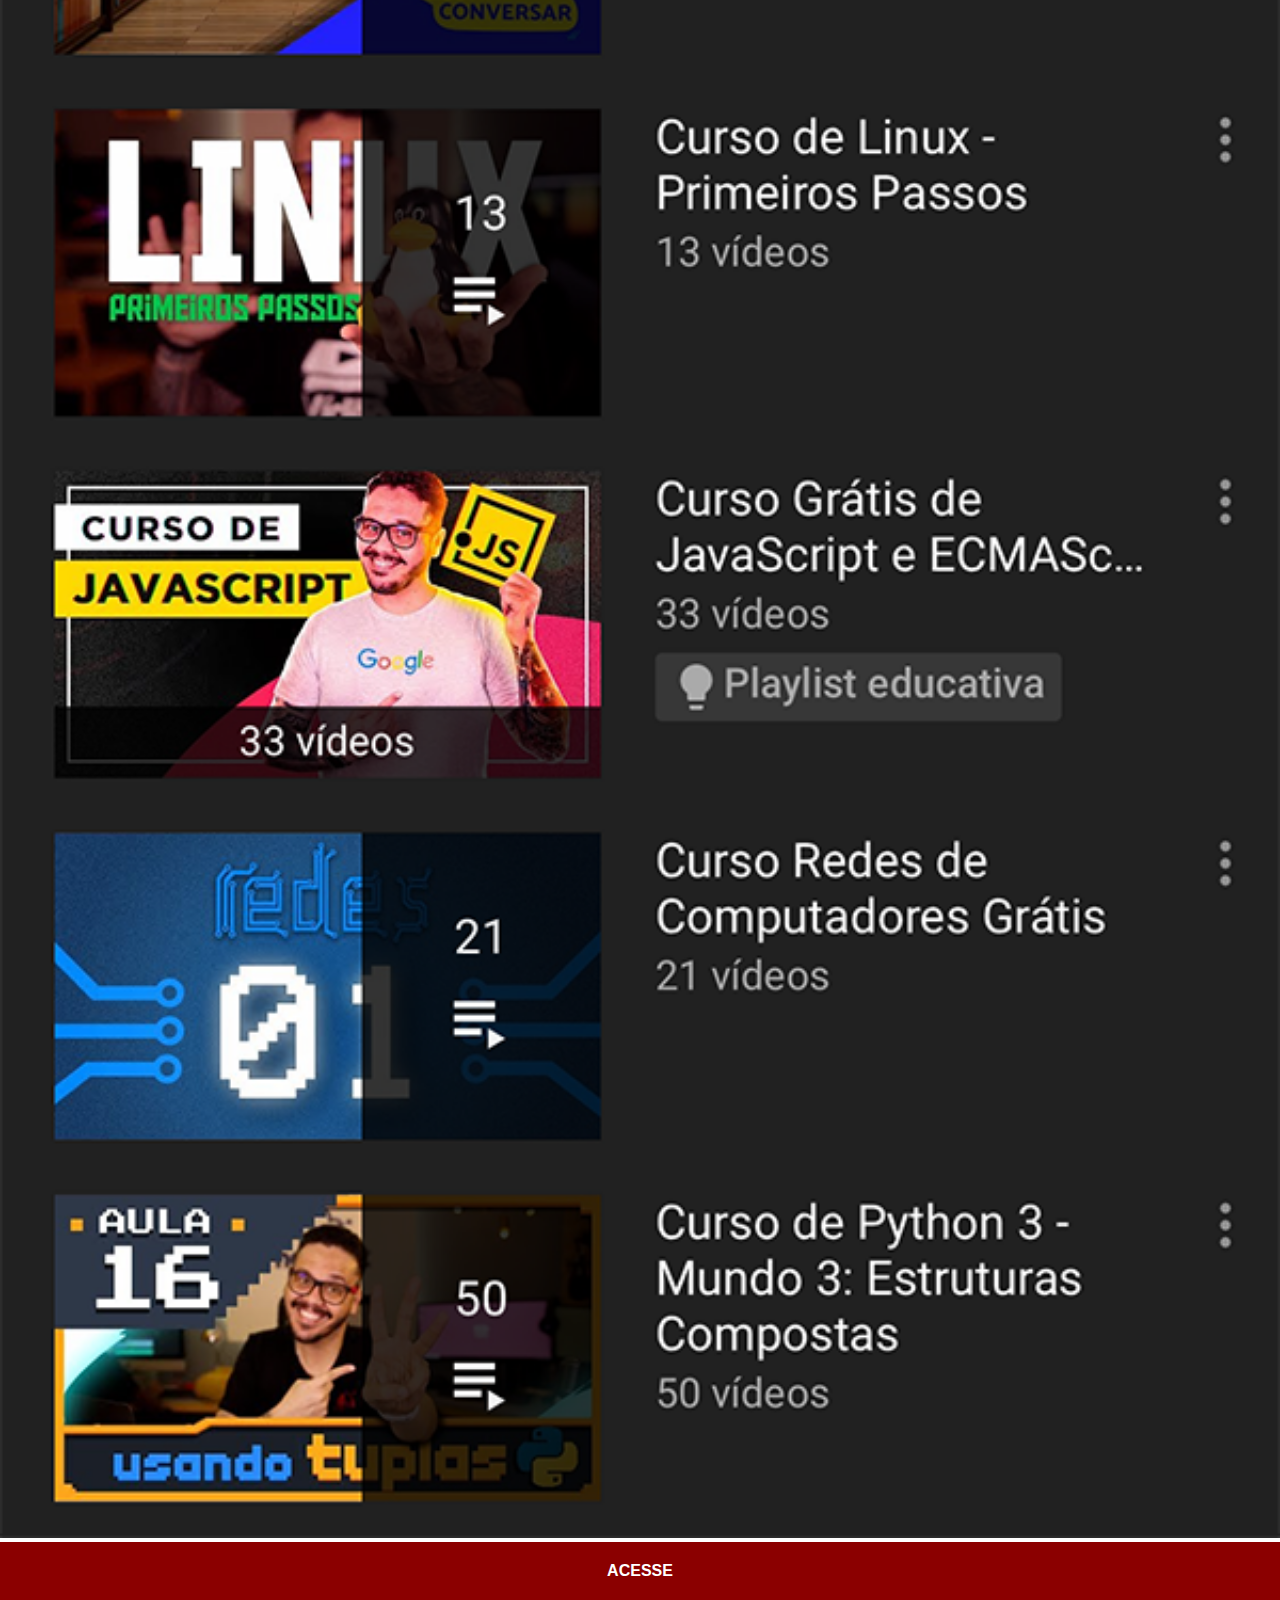
<file: youtube.html>
<!DOCTYPE html>
<html lang="pt-br">
<head>
    <meta charset="UTF-8">
    <meta http-equiv="X-UA-Compatible" content="IE=edge">
    <meta name="viewport" content="width=device-width, initial-scale=1.0">
    <title>YouTube</title>
    <link rel="stylesheet" href="estilos/social.css">
</head>
<body>
    <img src="imagens/tela-youtube.png" alt="YouTube">
    <a href="https://www.youtube.com/user/cursosemvideo/playlists" target="_blank">ACESSE</a>
    
</body>
</html>
</file>
<file: estilos/style.css>
@charset "UTF-8";
*{
    margin:0px;
    padding:0px;
    font-family:Arial, Helvetica, sans-serif
}

html,body {
    height: 100vh;
    width: 100wh;
    background-color: black;
}

body {
    background: url('../imagens/fundo-madeira.jpg')no-repeat top center;
    background-size: cover;
    background-attachment: fixed;
}

main {
    position: relative;
    height: 100vh;
 
}

section#telefone {
    position: absolute;
    top: 50%;
    left: 50%;
    transform: translate(-50%,-50%);

    height: 627px;
    width: 311px;
    background:url('../imagens/frame-iphone.png') no-repeat;
}

iframe#tela {
    position: relative;
    top: 80px;
    left: 22px;
    width: 269px;
    height: 471px;
}

section#redes-sociais {
    text-align: right;
}

section#redes-sociais img {
    width: 50px;
    margin: 10px;
    border-radius: 50%;
    box-shadow: 2px 2px 5px rgba(0, 0, 0, 0.400); 
    box-sizing: border-box;
}

section#redes-sociais img:hover {
    border: 2px solid rgba(255, 255, 255, 0.637);
    transform: translate(-3px, -3px);
    box-shadow: 5px 5px 10px rgba(0, 0, 0, 0.623);
    transition: transform .3s, border 1s;
}
</file>
<file: estilos/social.css>
@charset "UTF8";
*{
    margin: 0px;
    padding: 0px;
    font-family: Arial, Helvetica, sans-serif;
}

::-webkit-scrollbar {
    width: 0px;
    height: 0px;
}

img {
    width: 100vw;

}

a {
    display: block;
    background-color: darkred;
    color: white;
    padding: 20px;
    text-align: center;
    font-weight: bolder;
    text-decoration: none;
}

a:hover {
background-color: red;
}
</file>
